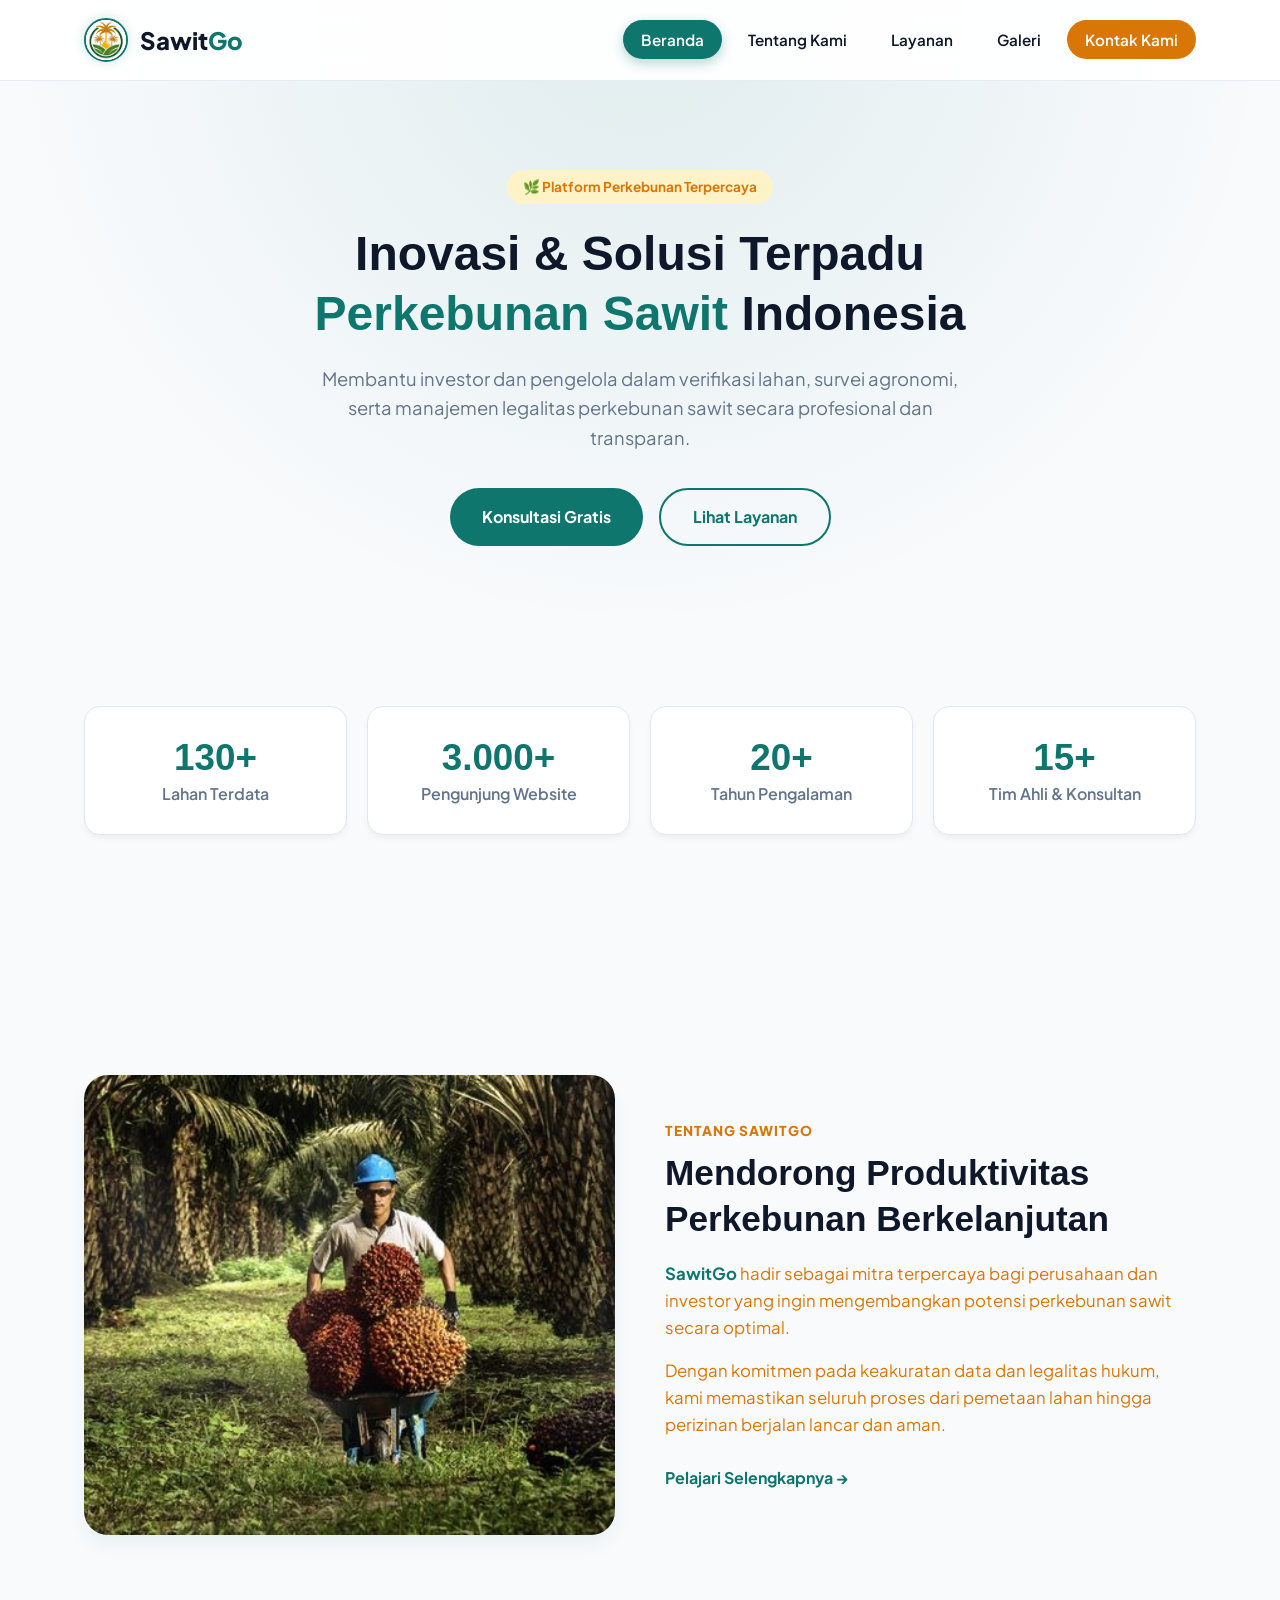
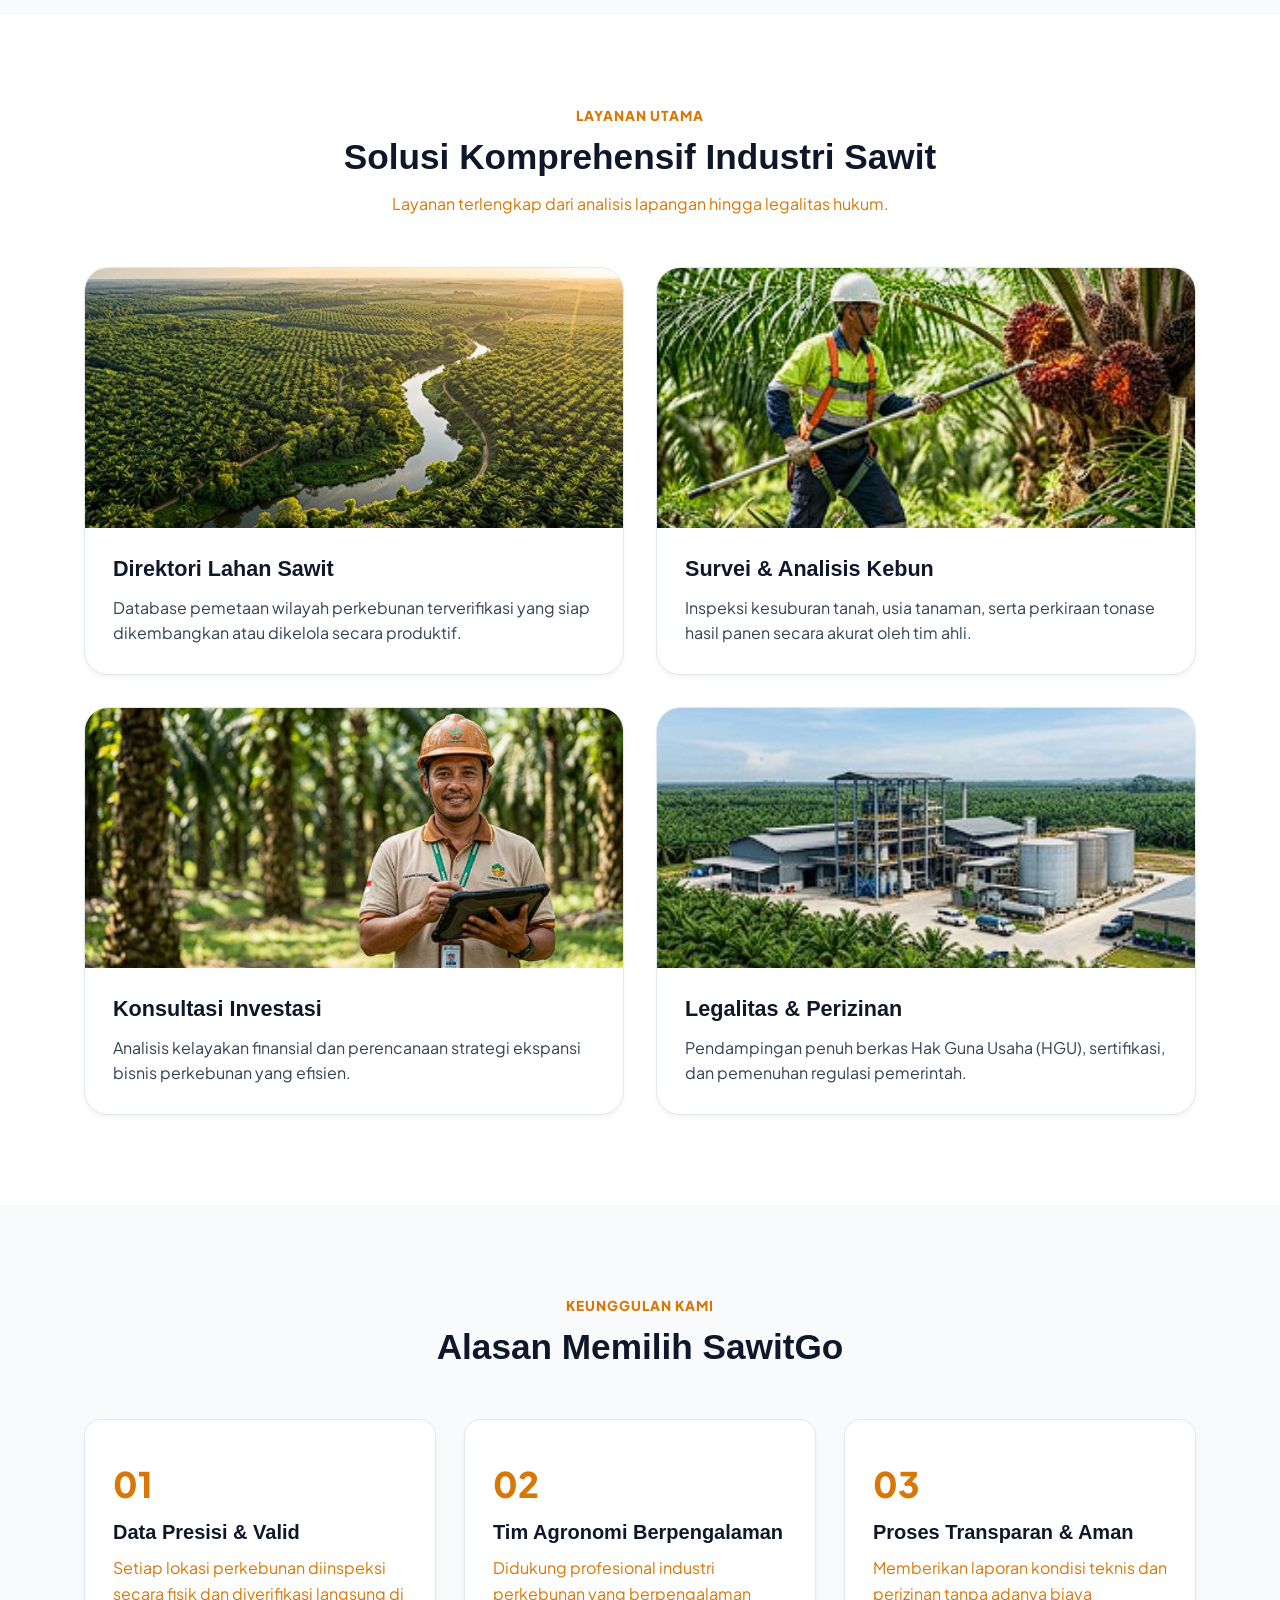
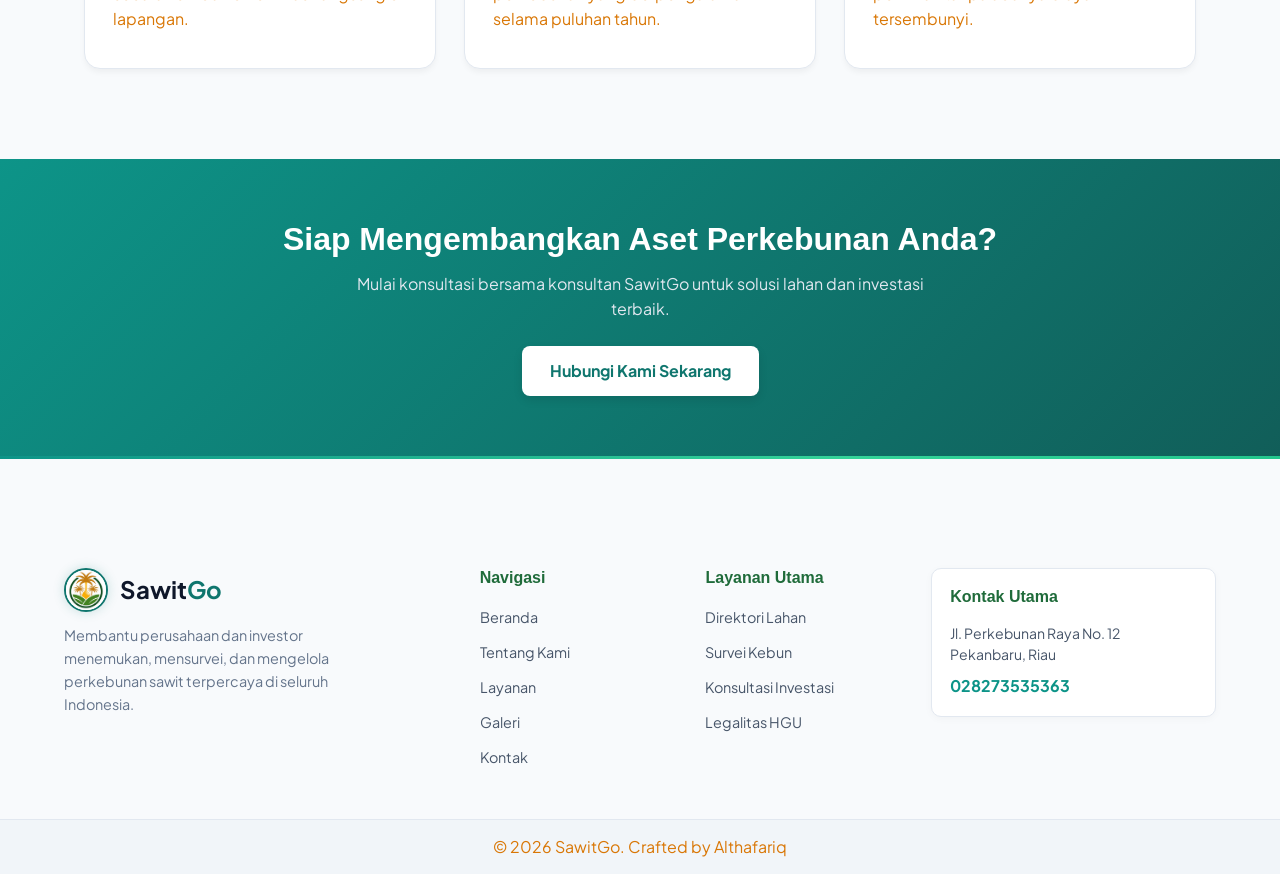
<file: index.html>
<!doctype html>
<html lang="id">
  <head>
    <meta charset="UTF-8" />
    <meta name="viewport" content="width=device-width, initial-scale=1.0" />
    <title>SawitGo - Solusi Perkebunan Sawit Modern</title>
    <link rel="stylesheet" href="Assets/css/Style.css" />
    <link rel="preconnect" href="https://fonts.googleapis.com" />
    <link rel="preconnect" href="https://fonts.gstatic.com" crossorigin />
    <link
      href="https://fonts.googleapis.com/css2?family=Plus+Jakarta+Sans:wght@400;500;600;700;800&display=swap"
      rel="stylesheet"
    />
  </head>
  <body>
    <!-- Navbar Modern (Melayang / Sticky Glassmorphism) -->
    <header class="main-header">
      <nav class="navbar container">
        <a href="index.html" class="brand">
          <div class="brand__logo-box">
            <img
              src="Assets/image/Sawit.jpeg"
              alt="Logo SawitGo"
              class="brand__logo"
            />
          </div>
          <span class="brand__title"
            >Sawit<span class="brand__highlight">Go</span></span
          >
        </a>

        <ul class="nav-menu">
          <li><a href="index.html" class="nav-link active">Beranda</a></li>
          <li><a href="about.html" class="nav-link">Tentang Kami</a></li>
          <li><a href="Layanan.html" class="nav-link">Layanan</a></li>
          <li><a href="Gallery.html" class="nav-link">Galeri</a></li>
          <li>
            <a href="Contact.html" class="nav-link nav-btn">Kontak Kami</a>
          </li>
        </ul>
      </nav>
    </header>

    <main>
      <!-- Hero Section -->
      <section class="hero-section">
        <div class="container hero-content">
          <span class="badge-pill">🌿 Platform Perkebunan Terpercaya</span>
          <h1>
            Inovasi &amp; Solusi Terpadu <span>Perkebunan Sawit</span> Indonesia
          </h1>
          <p>
            Membantu investor dan pengelola dalam verifikasi lahan, survei
            agronomi, serta manajemen legalitas perkebunan sawit secara
            profesional dan transparan.
          </p>

          <div class="hero-actions">
            <a href="Contact.html" class="btn btn-primary">Konsultasi Gratis</a>
            <a href="Layanan.html" class="btn btn-outline">Lihat Layanan</a>
          </div>
        </div>
      </section>

      <!-- Section Statistik -->
      <section class="stats-section">
        <div class="container stats-grid">
          <div class="stat-card">
            <h3>130+</h3>
            <p>Lahan Terdata</p>
          </div>
          <div class="stat-card">
            <h3>3.000+</h3>
            <p>Pengunjung Website</p>
          </div>
          <div class="stat-card">
            <h3>20+</h3>
            <p>Tahun Pengalaman</p>
          </div>
          <div class="stat-card">
            <h3>15+</h3>
            <p>Tim Ahli &amp; Konsultan</p>
          </div>
        </div>
      </section>

      <!-- Section Tentang Kami -->
      <section class="about-section">
        <div class="container about-grid">
          <div class="about-image-wrapper">
            <img
              src="Assets/image/petani.jpeg"
              alt="Petani Sawit"
              class="about-image"
            />
          </div>
          <div class="about-text">
            <span class="section-tag">TENTANG SAWITGO</span>
            <h2>Mendorong Produktivitas Perkebunan Berkelanjutan</h2>
            <p>
              <strong>SawitGo</strong> hadir sebagai mitra terpercaya bagi
              perusahaan dan investor yang ingin mengembangkan potensi
              perkebunan sawit secara optimal.
            </p>
            <p>
              Dengan komitmen pada keakuratan data dan legalitas hukum, kami
              memastikan seluruh proses dari pemetaan lahan hingga perizinan
              berjalan lancar dan aman.
            </p>
            <a href="about.html" class="link-arrow"
              >Pelajari Selengkapnya &rarr;</a
            >
          </div>
        </div>
      </section>

      <!-- Section Layanan (Tampilan 2 Atas - 2 Bawah dengan Foto Jelas) -->
      <section class="services-section">
        <div class="container">
          <div class="section-header text-center">
            <span class="section-tag">LAYANAN UTAMA</span>
            <h2>Solusi Komprehensif Industri Sawit</h2>
            <p>
              Layanan terlengkap dari analisis lapangan hingga legalitas hukum.
            </p>
          </div>

          <!-- Grid Layanan 2x2 (2 Atas, 2 Bawah) -->
          <div class="services-grid-2x2">
            <!-- Card 1 -->
            <div class="service-card">
              <div class="service-card__image-box">
                <img
                  src="Assets/image/indeximg1.jpeg"
                  alt="Direktori Lahan Sawit"
                />
              </div>
              <div class="service-card__body">
                <h3>Direktori Lahan Sawit</h3>
                <p>
                  Database pemetaan wilayah perkebunan terverifikasi yang siap
                  dikembangkan atau dikelola secara produktif.
                </p>
              </div>
            </div>

            <!-- Card 2 -->
            <div class="service-card">
              <div class="service-card__image-box">
                <img
                  src="Assets/image/indeximg2.jpeg"
                  alt="Survei & Analisis Kebun"
                />
              </div>
              <div class="service-card__body">
                <h3>Survei &amp; Analisis Kebun</h3>
                <p>
                  Inspeksi kesuburan tanah, usia tanaman, serta perkiraan tonase
                  hasil panen secara akurat oleh tim ahli.
                </p>
              </div>
            </div>

            <!-- Card 3 -->
            <div class="service-card">
              <div class="service-card__image-box">
                <img
                  src="Assets/image/indeximg3.jpeg"
                  alt="Konsultasi Investasi"
                />
              </div>
              <div class="service-card__body">
                <h3>Konsultasi Investasi</h3>
                <p>
                  Analisis kelayakan finansial dan perencanaan strategi ekspansi
                  bisnis perkebunan yang efisien.
                </p>
              </div>
            </div>

            <!-- Card 4 -->
            <div class="service-card">
              <div class="service-card__image-box">
                <img
                  src="Assets/image/indeximg4.jpeg"
                  alt="Legalitas & Perizinan"
                />
              </div>
              <div class="service-card__body">
                <h3>Legalitas &amp; Perizinan</h3>
                <p>
                  Pendampingan penuh berkas Hak Guna Usaha (HGU), sertifikasi,
                  dan pemenuhan regulasi pemerintah.
                </p>
              </div>
            </div>
          </div>
        </div>
      </section>

      <!-- Section Keunggulan -->
      <section class="features-section">
        <div class="container">
          <div class="section-header text-center">
            <span class="section-tag">KEUNGGULAN KAMI</span>
            <h2>Alasan Memilih SawitGo</h2>
          </div>

          <div class="features-grid">
            <div class="feature-box">
              <div class="feature-num">01</div>
              <h3>Data Presisi &amp; Valid</h3>
              <p>
                Setiap lokasi perkebunan diinspeksi secara fisik dan
                diverifikasi langsung di lapangan.
              </p>
            </div>

            <div class="feature-box">
              <div class="feature-num">02</div>
              <h3>Tim Agronomi Berpengalaman</h3>
              <p>
                Didukung profesional industri perkebunan yang berpengalaman
                selama puluhan tahun.
              </p>
            </div>

            <div class="feature-box">
              <div class="feature-num">03</div>
              <h3>Proses Transparan &amp; Aman</h3>
              <p>
                Memberikan laporan kondisi teknis dan perizinan tanpa adanya
                biaya tersembunyi.
              </p>
            </div>
          </div>
        </div>
      </section>

      <!-- Section CTA (Dibuat Kontras & Terang) -->
      <section class="cta-section">
        <div class="container text-center">
          <h2>Siap Mengembangkan Aset Perkebunan Anda?</h2>
          <p>
            Mulai konsultasi bersama konsultan SawitGo untuk solusi lahan dan
            investasi terbaik.
          </p>
          <a href="Contact.html" class="btn btn-cta">Hubungi Kami Sekarang</a>
        </div>
      </section>
    </main>

    <!-- Footer dengan Efek Aura -->
    <footer class="main-footer">
      <!-- Garis Animasi Aura -->
      <div class="footer-aura-line"></div>

      <div class="container footer-grid">
        <!-- Kolom 1: Brand / Profil Singkat -->
        <div class="footer-col">
          <a href="index.html" class="brand brand--footer">
            <div class="brand__logo-box">
              <img
                src="Assets/image/Sawit.jpeg"
                alt="Logo SawitGo"
                class="brand__logo"
              />
            </div>
            <span class="brand__title"
              >Sawit<span class="brand__highlight">Go</span></span
            >
          </a>
          <p class="footer-desc">
            Membantu perusahaan dan investor menemukan, mensurvei, dan mengelola
            perkebunan sawit terpercaya di seluruh Indonesia.
          </p>
        </div>

        <!-- Kolom 2: Navigasi Cepat -->
        <div class="footer-col">
          <h4 class="footer-title">Navigasi</h4>
          <ul class="footer-links">
            <li><a href="index.html">Beranda</a></li>
            <li><a href="about.html">Tentang Kami</a></li>
            <li><a href="Layanan.html">Layanan</a></li>
            <li><a href="Gallery.html">Galeri</a></li>
            <li><a href="Contact.html">Kontak</a></li>
          </ul>
        </div>

        <!-- Kolom 3: Layanan Utama -->
        <div class="footer-col">
          <h4 class="footer-title">Layanan Utama</h4>
          <ul class="footer-links">
            <li><a href="Layanan.html">Direktori Lahan</a></li>
            <li><a href="Layanan.html">Survei Kebun</a></li>
            <li><a href="Layanan.html">Konsultasi Investasi</a></li>
            <li><a href="Layanan.html">Legalitas HGU</a></li>
          </ul>
        </div>

        <!-- Kolom 4: Kartu Kontak -->
        <div class="footer-col">
          <div class="footer-contact-card">
            <h4 class="footer-title">Kontak Utama</h4>
            <p>Jl. Perkebunan Raya No. 12<br />Pekanbaru, Riau</p>
            <a href="tel:028273535363" class="footer-phone">028273535363</a>
          </div>
        </div>
      </div>

      <!-- Copyright Bottom Bar -->
      <div class="footer-bottom">
        <div class="container text-center">
          <p>&copy; 2026 SawitGo. Crafted by Althafariq</p>
        </div>
      </div>
    </footer>
  </body>
</html>
</file>
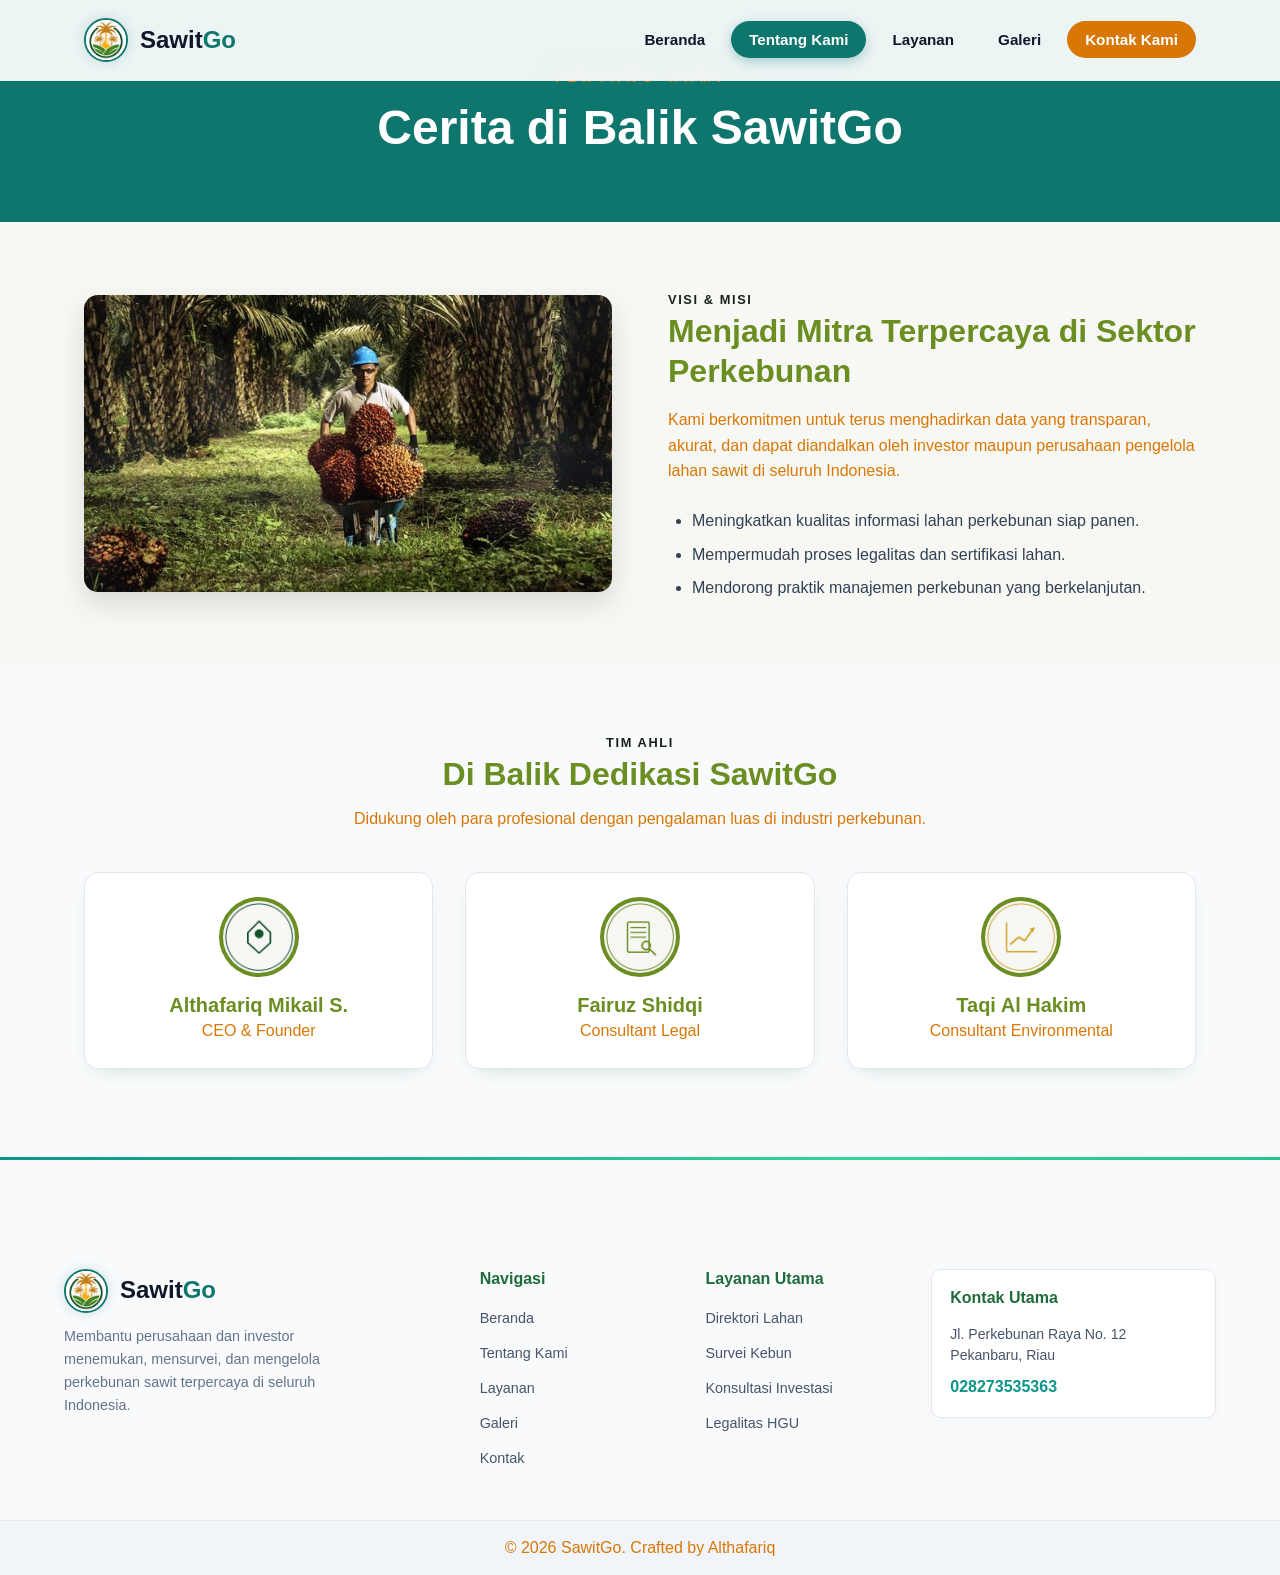
<file: about.html>
<!doctype html>
<html lang="id">
  <head>
    <meta charset="UTF-8" />
    <meta name="viewport" content="width=device-width, initial-scale=1.0" />
    <title>Tentang Kami - SawitGo</title>
    <link rel="stylesheet" href="Assets/css/Style.css" />
  </head>
  <body>
    <!-- Navbar Modern (Melayang / Sticky Glassmorphism) -->
    <header class="main-header">
      <nav class="navbar container">
        <a href="index.html" class="brand">
          <div class="brand__logo-box">
            <img
              src="Assets/image/Sawit.jpeg"
              alt="Logo SawitGo"
              class="brand__logo"
            />
          </div>
          <span class="brand__title"
            >Sawit<span class="brand__highlight">Go</span></span
          >
        </a>

        <ul class="nav-menu">
          <li><a href="index.html" class="nav-link">Beranda</a></li>
          <li><a href="about.html" class="nav-link active">Tentang Kami</a></li>
          <li><a href="Layanan.html" class="nav-link">Layanan</a></li>
          <li><a href="Gallery.html" class="nav-link">Galeri</a></li>
          <li>
            <a href="Contact.html" class="nav-link nav-btn">Kontak Kami</a>
          </li>
        </ul>
      </nav>
    </header>

    <main>
      <!-- Hero Banner Tentang Kami -->
      <section class="bg-primary" style="padding: 4rem 0">
        <div class="container" style="text-align: center">
          <span
            class="text-accent"
            style="
              text-transform: uppercase;
              letter-spacing: 0.5em;
              font-size: 0.8rem;
              font-weight: 700;
            "
            >Tentang Kami</span
          >
          <h1 style="color: white; margin-top: 0.5rem">
            Cerita di Balik SawitGo
          </h1>
        </div>
      </section>

      <!-- Section Visi & Misi -->
      <section class="bg-light" style="padding: 4rem 0">
        <div class="container grid-about">
          <div class="grid-about__text">
            <div
              class="section-title"
              style="text-align: left; margin: 0 0 1rem 0"
            >
              <span>Visi &amp; Misi</span>
              <h2>Menjadi Mitra Terpercaya di Sektor Perkebunan</h2>
            </div>
            <p>
              Kami berkomitmen untuk terus menghadirkan data yang transparan,
              akurat, dan dapat diandalkan oleh investor maupun perusahaan
              pengelola lahan sawit di seluruh Indonesia.
            </p>
            <ul
              style="margin-top: 1.5rem; list-style: disc; padding-left: 1.5rem"
            >
              <li style="margin-bottom: 0.5rem">
                Meningkatkan kualitas informasi lahan perkebunan siap panen.
              </li>
              <li style="margin-bottom: 0.5rem">
                Mempermudah proses legalitas dan sertifikasi lahan.
              </li>
              <li>
                Mendorong praktik manajemen perkebunan yang berkelanjutan.
              </li>
            </ul>
          </div>
          <div class="grid-about__image">
            <img
              src="Assets/image/petani.jpeg"
              alt="Visi Misi"
              style="border-radius: 14px; width: 100%; object-fit: cover"
            />
          </div>
        </div>
      </section>

      <!-- Section Tim Kami -->
      <section style="padding: 4rem 0">
        <div class="container">
          <div
            class="section-title"
            style="text-align: center; margin-bottom: 2.5rem"
          >
            <span>Tim Ahli</span>
            <h2>Di Balik Dedikasi SawitGo</h2>
            <p>
              Didukung oleh para profesional dengan pengalaman luas di industri
              perkebunan.
            </p>
          </div>
          <div
            class="flex-row"
            style="
              display: flex;
              gap: 2rem;
              justify-content: center;
              flex-wrap: wrap;
            "
          >
            <div
              class="card"
              style="
                text-align: center;
                flex: 1;
                min-width: 250px;
                padding: 1.5rem;
              "
            >
              <img
                src="Assets/image/logo1.jpeg"
                alt="Tim 1"
                style="
                  width: 80px;
                  height: 80px;
                  object-fit: cover;
                  margin: 0 auto 1rem auto;
                  padding: 0.25rem;
                  background: var(--secondary);
                  border-radius: 50%;
                "
              />
              <h3>Althafariq Mikail S.</h3>
              <p>CEO &amp; Founder</p>
            </div>
            <div
              class="card"
              style="
                text-align: center;
                flex: 1;
                min-width: 250px;
                padding: 1.5rem;
              "
            >
              <img
                src="Assets/image/logo2.jpeg"
                alt="Tim 2"
                style="
                  width: 80px;
                  height: 80px;
                  object-fit: cover;
                  margin: 0 auto 1rem auto;
                  padding: 0.25rem;
                  background: var(--secondary);
                  border-radius: 50%;
                "
              />
              <h3>Fairuz Shidqi</h3>
              <p>Consultant Legal</p>
            </div>
            <div
              class="card"
              style="
                text-align: center;
                flex: 1;
                min-width: 250px;
                padding: 1.5rem;
              "
            >
              <img
                src="Assets/image/logo3.jpeg"
                alt="Tim 3"
                style="
                  width: 80px;
                  height: 80px;
                  object-fit: cover;
                  margin: 0 auto 1rem auto;
                  padding: 0.25rem;
                  background: var(--secondary);
                  border-radius: 50%;
                "
              />
              <h3>Taqi Al Hakim</h3>
              <p>Consultant Environmental</p>
            </div>
          </div>
        </div>
      </section>
    </main>

    <!-- Footer Modern dengan Animasi Aura -->
    <footer class="main-footer">
      <div class="footer-aura-line"></div>

      <div class="container footer-grid">
        <!-- Kolom 1: Brand / Profil Singkat -->
        <div class="footer-col">
          <a href="index.html" class="brand brand--footer">
            <div class="brand__logo-box">
              <img
                src="Assets/image/Sawit.jpeg"
                alt="Logo SawitGo"
                class="brand__logo"
              />
            </div>
            <span class="brand__title"
              >Sawit<span class="brand__highlight">Go</span></span
            >
          </a>
          <p class="footer-desc">
            Membantu perusahaan dan investor menemukan, mensurvei, dan mengelola
            perkebunan sawit terpercaya di seluruh Indonesia.
          </p>
        </div>

        <!-- Kolom 2: Navigasi Cepat -->
        <div class="footer-col">
          <h4 class="footer-title">Navigasi</h4>
          <ul class="footer-links">
            <li><a href="index.html">Beranda</a></li>
            <li><a href="about.html">Tentang Kami</a></li>
            <li><a href="Layanan.html">Layanan</a></li>
            <li><a href="Gallery.html">Galeri</a></li>
            <li><a href="Contact.html">Kontak</a></li>
          </ul>
        </div>

        <!-- Kolom 3: Layanan Utama -->
        <div class="footer-col">
          <h4 class="footer-title">Layanan Utama</h4>
          <ul class="footer-links">
            <li><a href="Layanan.html">Direktori Lahan</a></li>
            <li><a href="Layanan.html">Survei Kebun</a></li>
            <li><a href="Layanan.html">Konsultasi Investasi</a></li>
            <li><a href="Layanan.html">Legalitas HGU</a></li>
          </ul>
        </div>

        <!-- Kolom 4: Kartu Kontak -->
        <div class="footer-col">
          <div class="footer-contact-card">
            <h4 class="footer-title">Kontak Utama</h4>
            <p>Jl. Perkebunan Raya No. 12<br />Pekanbaru, Riau</p>
            <a href="tel:028273535363" class="footer-phone">028273535363</a>
          </div>
        </div>
      </div>

      <!-- Copyright Bottom Bar -->
      <div class="footer-bottom">
        <div class="container text-center">
          <p>&copy; 2026 SawitGo. Crafted by Althafariq</p>
        </div>
      </div>
    </footer>
  </body>
</html>
</file>
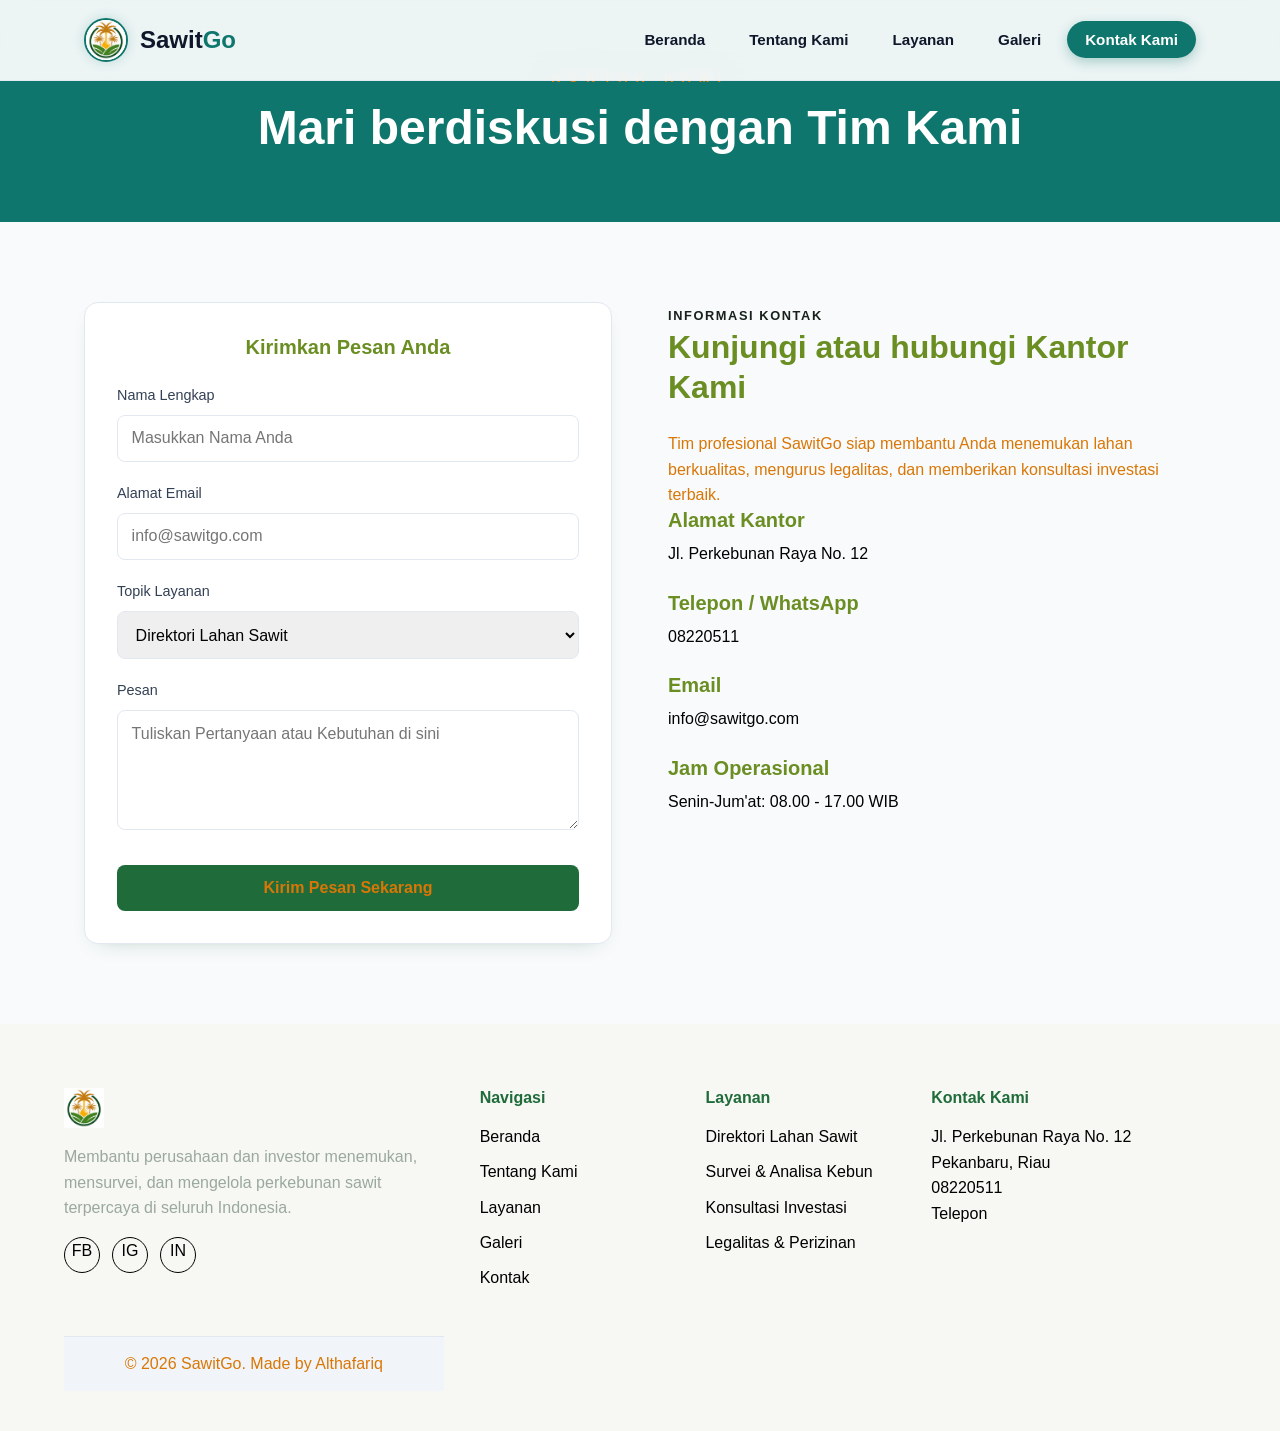
<file: Contact.html>
<!doctype html>
<html lang="id">
  <head>
    <meta charset="UTF-8" />
    <meta name="viewport" content="width=device-width, initial-scale=1.0" />
    <title>Kontak Kami - SawitGo</title>
    <link rel="stylesheet" href="Assets/css/Style.css" />
  </head>
  <body>
    <!-- Navbar Modern (Melayang / Sticky Glassmorphism) -->
    <header class="main-header">
      <nav class="navbar container">
        <a href="index.html" class="brand">
          <div class="brand__logo-box">
            <img
              src="Assets/image/Sawit.jpeg"
              alt="Logo SawitGo"
              class="brand__logo"
            />
          </div>
          <span class="brand__title"
            >Sawit<span class="brand__highlight">Go</span></span
          >
        </a>

        <ul class="nav-menu">
          <li><a href="index.html" class="nav-link">Beranda</a></li>
          <li><a href="about.html" class="nav-link">Tentang Kami</a></li>
          <li><a href="Layanan.html" class="nav-link">Layanan</a></li>
          <li><a href="Gallery.html" class="nav-link">Galeri</a></li>
          <li>
            <a href="Contact.html" class="nav-link nav-btn active"
              >Kontak Kami</a
            >
          </li>
        </ul>
      </nav>
    </header>

    <main>
      <!-- section hero kontak -->
      <section class="bg-primary" style="padding: 4rem 0">
        <div class="container" style="text-align: center">
          <span
            class="text-accent"
            style="
              text-transform: uppercase;
              letter-spacing: 0.5rem;
              font-weight: 700;
              font-size: 0.8rem;
            "
            >Kontak Kami</span
          >
          <h1 style="color: white; margin-top: 0.5rem">
            Mari berdiskusi dengan Tim Kami
          </h1>
        </div>
      </section>

      <!-- section untuk informasi dan form kontak -->
      <section>
        <div class="container grid-about" style="align-items: start">
          <!-- Kolom Informasi Kontak -->
          <div class="grid-about__text">
            <div
              class="section-title"
              style="text-align: left; margin: 0 0 1.5rem 0"
            >
              <span>Informasi Kontak</span>
              <h2>Kunjungi atau hubungi Kantor Kami</h2>
            </div>
            <p>
              Tim profesional SawitGo siap membantu Anda menemukan lahan
              berkualitas, mengurus legalitas, dan memberikan konsultasi
              investasi terbaik.
            </p>
            <div style="display: flex; flex-direction: column; gap: 1.5rem">
              <div>
                <h3 style="margin-bottom: 0.5rem">Alamat Kantor</h3>
                <p style="color: black">Jl. Perkebunan Raya No. 12</p>
              </div>
              <div>
                <h3 style="margin-bottom: 0.5rem">Telepon / WhatsApp</h3>
                <p style="color: black">08220511</p>
              </div>
              <div>
                <h3 style="margin-bottom: 0.5rem">Email</h3>
                <p style="color: black">info@sawitgo.com</p>
              </div>
              <div>
                <h3 style="margin-bottom: 0.5rem">Jam Operasional</h3>
                <p style="color: black">Senin-Jum'at: 08.00 - 17.00 WIB</p>
              </div>
            </div>
          </div>

          <!-- Kolom Formulir Kontak -->
          <div class="card" style="margin-bottom: 0">
            <h3 style="margin-bottom: 1.5rem; text-align: center">
              Kirimkan Pesan Anda
            </h3>
            <form
              action=""
              method="post"
              style="display: flex; flex-direction: column; gap: 1.25rem"
            >
              <div>
                <label
                  for="nama"
                  style="
                    display: block;
                    margin-bottom: 0.5rem;
                    font-weight: 500;
                    font-size: 0.9rem;
                  "
                  >Nama Lengkap</label
                >
                <input
                  type="text"
                  id="nama"
                  name="nama"
                  placeholder="Masukkan Nama Anda"
                  required
                  style="
                    width: 100%;
                    padding: 0.85rem;
                    border: 1px solid var(--border-color);
                    border-radius: 8px;
                    font-family: inherit;
                    font-size: 1rem;
                  "
                />
              </div>
              <div>
                <label
                  for="email"
                  style="
                    display: block;
                    margin-bottom: 0.5rem;
                    font-weight: 500;
                    font-size: 0.9rem;
                  "
                  >Alamat Email</label
                >
                <input
                  type="email"
                  id="email"
                  name="email"
                  placeholder="info@sawitgo.com"
                  required
                  style="
                    width: 100%;
                    padding: 0.85rem;
                    border: 1px solid var(--border-color);
                    border-radius: 8px;
                    font-family: inherit;
                    font-size: 1rem;
                  "
                />
              </div>
              <div>
                <label
                  for="layanan"
                  style="
                    display: block;
                    margin-bottom: 0.5rem;
                    font-weight: 500;
                    font-size: 0.9rem;
                  "
                  >Topik Layanan</label
                >
                <select
                  name="layanan"
                  id="layanan"
                  style="
                    width: 100%;
                    padding: 0.85rem;
                    border: 1px solid var(--border-color);
                    border-radius: 8px;
                    font-family: inherit;
                    font-size: 1rem;
                  "
                >
                  <option value="Direktori Lahan Sawit">
                    Direktori Lahan Sawit
                  </option>
                  <option value="Survei &amp; Analisis Kebun">
                    Survei &amp; Analisis Kebun
                  </option>
                  <option value="Konsultasi Investasi">
                    Konsultasi Investasi
                  </option>
                  <option value="Legalitas &amp; Perizinan">
                    Legalitas &amp; Perizinan
                  </option>
                  <option value="Lainnya">Lainnya</option>
                </select>
              </div>
              <div>
                <label
                  for="pesan"
                  style="
                    display: block;
                    margin-bottom: 0.5rem;
                    font-weight: 500;
                    font-size: 0.9rem;
                  "
                  >Pesan</label
                >
                <textarea
                  name="pesan"
                  id="pesan"
                  rows="5"
                  placeholder="Tuliskan Pertanyaan atau Kebutuhan di sini"
                  required
                  style="
                    width: 100%;
                    padding: 0.85rem;
                    border: 1px solid var(--border-color);
                    border-radius: 8px;
                    font-family: inherit;
                    font-size: 1rem;
                    resize: vertical;
                  "
                ></textarea>
              </div>
              <button
                type="submit"
                class="btn btn--primary"
                style="
                  width: 100%;
                  margin-top: 0.5rem;
                  text-align: center;
                  border-radius: 8px;
                "
              >
                Kirim Pesan Sekarang
              </button>
            </form>
          </div>
        </div>
      </section>
    </main>

    <footer class="footer">
      <div class="container footer-grid">
        <div>
          <img
            src="Assets/image/Sawit.jpeg"
            alt="Logo SawitGo"
            style="height: 2.5rem; margin-bottom: 1rem"
          />
          <p style="color: #9aa89f">
            Membantu perusahaan dan investor menemukan, mensurvei, dan mengelola
            perkebunan sawit terpercaya di seluruh Indonesia.
          </p>
          <div class="social-links" style="margin-top: 1rem">
            <a href="#" target="_blank" rel="noopener" aria-label="Facebook"
              >FB</a
            >
            <a href="#" target="_blank" rel="noopener" aria-label="Instagram"
              >IG</a
            >
            <a href="#" target="_blank" rel="noopener" aria-label="LinkedIn"
              >IN</a
            >
          </div>
        </div>
        <div>
          <h4>Navigasi</h4>
          <ul>
            <li><a href="index.html">Beranda</a></li>
            <li><a href="about.html">Tentang Kami</a></li>
            <li><a href="Layanan.html">Layanan</a></li>
            <li><a href="Gallery.html">Galeri</a></li>
            <li><a href="Contact.html">Kontak</a></li>
          </ul>
        </div>
        <div>
          <h4>Layanan</h4>
          <ul>
            <li><a href="Layanan.html">Direktori Lahan Sawit</a></li>
            <li><a href="Layanan.html">Survei &amp; Analisa Kebun</a></li>
            <li><a href="Layanan.html">Konsultasi Investasi</a></li>
            <li><a href="Layanan.html">Legalitas &amp; Perizinan</a></li>
          </ul>
        </div>
        <div>
          <h4>Kontak Kami</h4>
          <address style="font-style: normal">
            Jl. Perkebunan Raya No. 12<br />
            Pekanbaru, Riau<br />
            08220511<br />
            <a href="https://web.whatsapp.com/" target="_blank" rel="noopener"
              >Telepon</a
            >
          </address>
        </div>
        <div class="footer-bottom">
          <p>&copy; 2026 SawitGo. Made by Althafariq</p>
        </div>
      </div>
    </footer>
  </body>
</html>
</file>
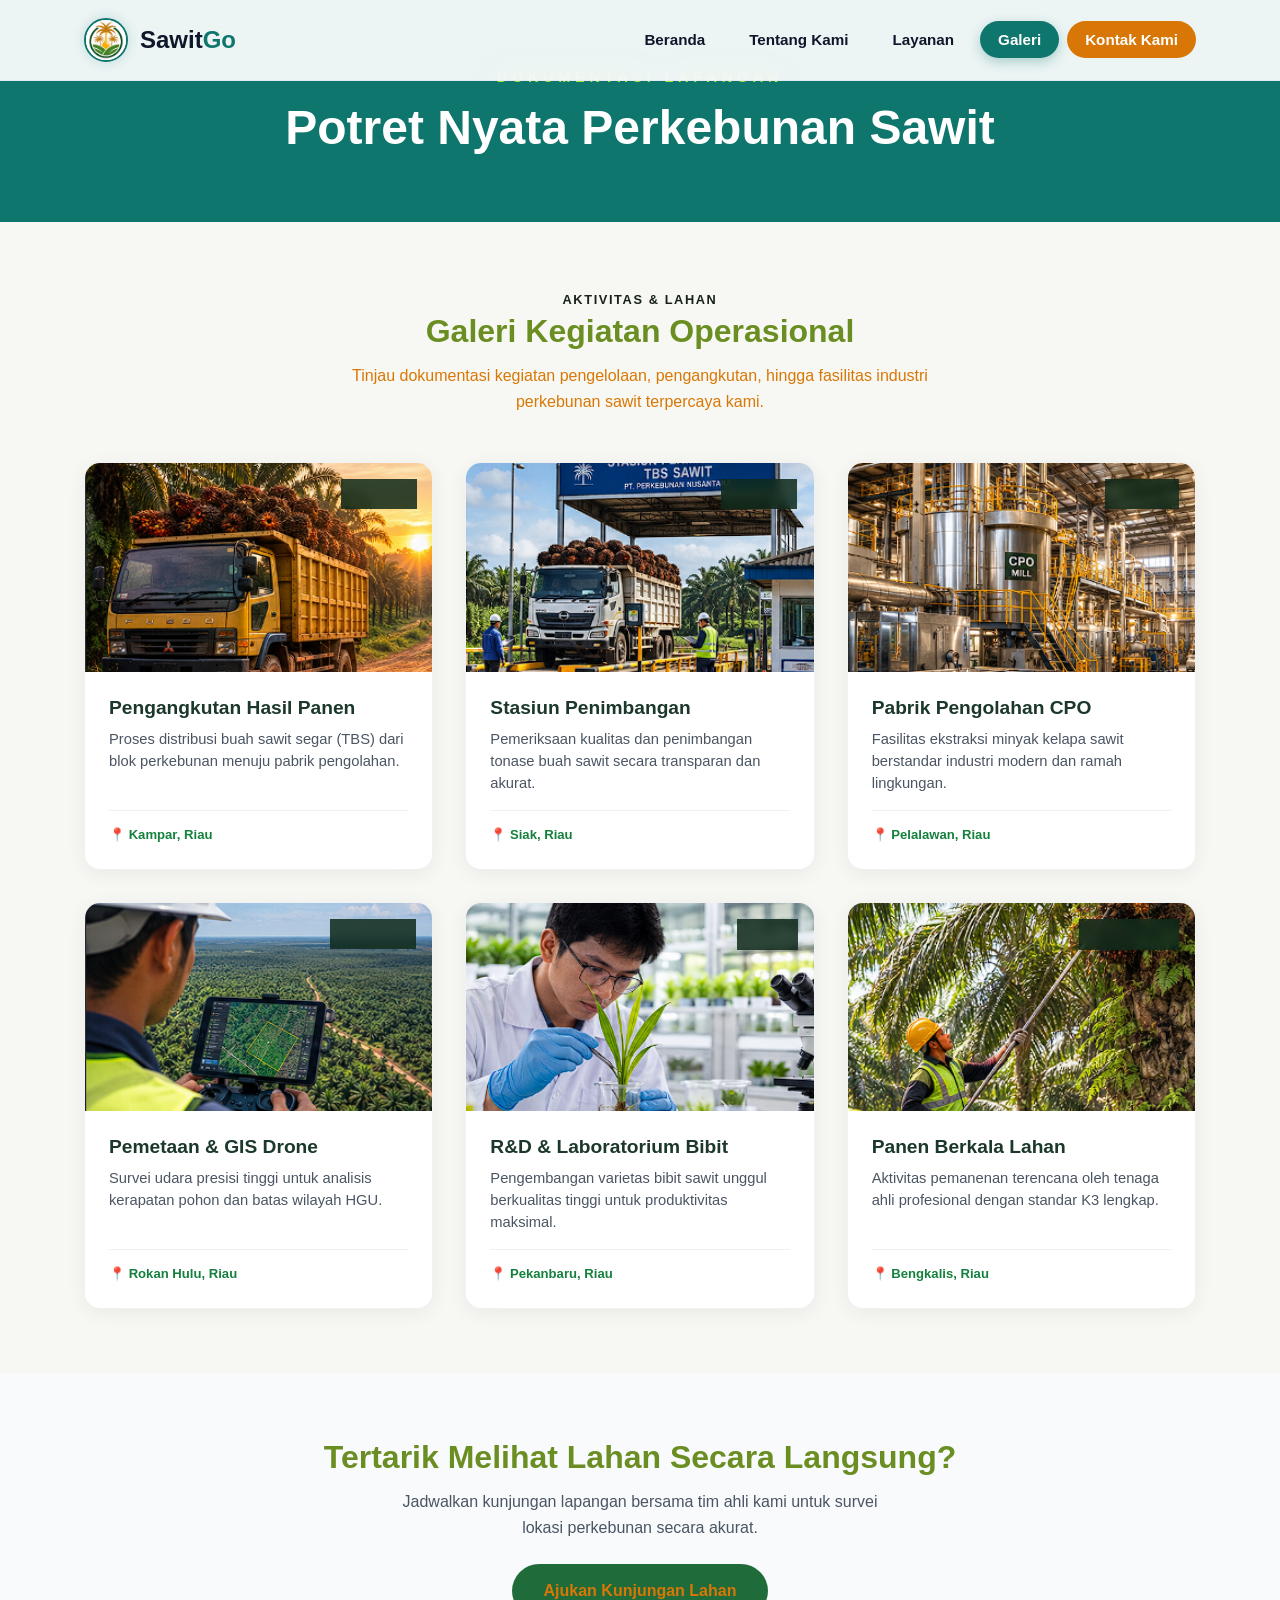
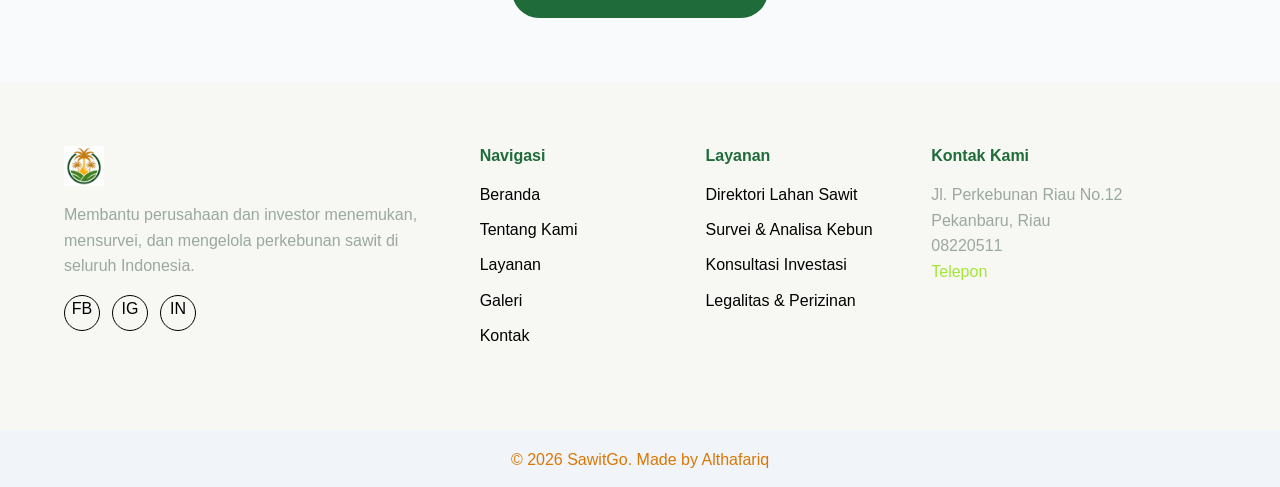
<file: Gallery.html>
<!doctype html>
<html lang="id">
  <head>
    <meta charset="UTF-8" />
    <meta name="viewport" content="width=device-width, initial-scale=1.0" />
    <title>Galeri - SawitGo</title>
    <link rel="stylesheet" href="Assets/css/Style.css" />
  </head>
  <body>
    <!-- Navbar Modern (Melayang / Sticky Glassmorphism) -->
    <header class="main-header">
      <nav class="navbar container">
        <a href="index.html" class="brand">
          <div class="brand__logo-box">
            <img
              src="Assets/image/Sawit.jpeg"
              alt="Logo SawitGo"
              class="brand__logo"
            />
          </div>
          <span class="brand__title"
            >Sawit<span class="brand__highlight">Go</span></span
          >
        </a>

        <ul class="nav-menu">
          <li><a href="index.html" class="nav-link">Beranda</a></li>
          <li><a href="about.html" class="nav-link">Tentang Kami</a></li>
          <li><a href="Layanan.html" class="nav-link">Layanan</a></li>
          <li><a href="Gallery.html" class="nav-link active">Galeri</a></li>
          <li>
            <a href="Contact.html" class="nav-link nav-btn">Kontak Kami</a>
          </li>
        </ul>
      </nav>
    </header>

    <main>
      <!-- Hero Section -->
      <section class="bg-primary" style="padding: 4rem 0">
        <div class="container" style="text-align: center">
          <span
            style="
              text-transform: uppercase;
              letter-spacing: 0.3rem;
              font-size: 0.9rem;
              font-weight: 700;
              color: #a3e635;
            "
            >Dokumentasi Lapangan</span
          >
          <h1 style="color: white; margin-top: 0.5rem">
            Potret Nyata Perkebunan Sawit
          </h1>
        </div>
      </section>

      <!-- Galeri Section -->
      <section class="bg-light" style="padding: 4rem 0">
        <div class="container">
          <div class="section-title">
            <span>Aktivitas &amp; Lahan</span>
            <h2>Galeri Kegiatan Operasional</h2>
            <p>
              Tinjau dokumentasi kegiatan pengelolaan, pengangkutan, hingga
              fasilitas industri perkebunan sawit terpercaya kami.
            </p>
          </div>

          <!-- Grid Galeri Modern -->
          <div class="gallery-grid">
            <!-- Kartu 1 -->
            <div class="gallery-card">
              <div class="gallery-card__img-wrapper">
                <img
                  src="Assets/image/gallery1.jpeg"
                  alt="Pengangkutan Hasil Panen"
                />
                <span class="gallery-card__badge">Logistik</span>
              </div>
              <div class="gallery-card__content">
                <h3>Pengangkutan Hasil Panen</h3>
                <p>
                  Proses distribusi buah sawit segar (TBS) dari blok perkebunan
                  menuju pabrik pengolahan.
                </p>
                <div class="gallery-card__meta">
                  <span>📍 Kampar, Riau</span>
                </div>
              </div>
            </div>

            <!-- Kartu 2 -->
            <div class="gallery-card">
              <div class="gallery-card__img-wrapper">
                <img
                  src="Assets/image/gallery2.jpeg"
                  alt="Stasiun Penimbangan"
                />
                <span class="gallery-card__badge">Kualitas</span>
              </div>
              <div class="gallery-card__content">
                <h3>Stasiun Penimbangan</h3>
                <p>
                  Pemeriksaan kualitas dan penimbangan tonase buah sawit secara
                  transparan dan akurat.
                </p>
                <div class="gallery-card__meta">
                  <span>📍 Siak, Riau</span>
                </div>
              </div>
            </div>

            <!-- Kartu 3 -->
            <div class="gallery-card">
              <div class="gallery-card__img-wrapper">
                <img
                  src="Assets/image/gallery3.jpeg"
                  alt="Pabrik Pengolahan CPO"
                />
                <span class="gallery-card__badge">Industri</span>
              </div>
              <div class="gallery-card__content">
                <h3>Pabrik Pengolahan CPO</h3>
                <p>
                  Fasilitas ekstraksi minyak kelapa sawit berstandar industri
                  modern dan ramah lingkungan.
                </p>
                <div class="gallery-card__meta">
                  <span>📍 Pelalawan, Riau</span>
                </div>
              </div>
            </div>

            <!-- Kartu 4 -->
            <div class="gallery-card">
              <div class="gallery-card__img-wrapper">
                <img
                  src="Assets/image/gallery4.jpeg"
                  alt="Pemetaan & GIS Drone"
                />
                <span class="gallery-card__badge">Teknologi</span>
              </div>
              <div class="gallery-card__content">
                <h3>Pemetaan &amp; GIS Drone</h3>
                <p>
                  Survei udara presisi tinggi untuk analisis kerapatan pohon dan
                  batas wilayah HGU.
                </p>
                <div class="gallery-card__meta">
                  <span>📍 Rokan Hulu, Riau</span>
                </div>
              </div>
            </div>

            <!-- Kartu 5 -->
            <div class="gallery-card">
              <div class="gallery-card__img-wrapper">
                <img
                  src="Assets/image/gallery5.jpeg"
                  alt="R&D Laboratorium Bibit"
                />
                <span class="gallery-card__badge">R &amp; D</span>
              </div>
              <div class="gallery-card__content">
                <h3>R&amp;D &amp; Laboratorium Bibit</h3>
                <p>
                  Pengembangan varietas bibit sawit unggul berkualitas tinggi
                  untuk produktivitas maksimal.
                </p>
                <div class="gallery-card__meta">
                  <span>📍 Pekanbaru, Riau</span>
                </div>
              </div>
            </div>

            <!-- Kartu 6 -->
            <div class="gallery-card">
              <div class="gallery-card__img-wrapper">
                <img
                  src="Assets/image/gallery6.jpeg"
                  alt="Panen Berkala Lahan"
                />
                <span class="gallery-card__badge">Operasional</span>
              </div>
              <div class="gallery-card__content">
                <h3>Panen Berkala Lahan</h3>
                <p>
                  Aktivitas pemanenan terencana oleh tenaga ahli profesional
                  dengan standar K3 lengkap.
                </p>
                <div class="gallery-card__meta">
                  <span>📍 Bengkalis, Riau</span>
                </div>
              </div>
            </div>
          </div>
        </div>
      </section>

      <!-- CTA Section -->
      <section style="padding: 4rem 0">
        <div class="container" style="text-align: center">
          <h2>Tertarik Melihat Lahan Secara Langsung?</h2>
          <p
            style="max-width: 520px; margin: 0.5rem auto 1.5rem; color: #4b5563"
          >
            Jadwalkan kunjungan lapangan bersama tim ahli kami untuk survei
            lokasi perkebunan secara akurat.
          </p>
          <a href="Contact.html" class="btn btn--primary"
            >Ajukan Kunjungan Lahan</a
          >
        </div>
      </section>
    </main>

    <footer class="footer">
      <div class="container footer-grid">
        <div>
          <img
            src="Assets/image/Sawit.jpeg"
            alt="SawitGo Logo"
            style="height: 2.5rem; margin-bottom: 1rem"
          />
          <p style="color: #9aa89f">
            Membantu perusahaan dan investor menemukan, mensurvei, dan mengelola
            perkebunan sawit di seluruh Indonesia.
          </p>
          <div class="social-links" style="margin-top: 1rem">
            <a href="#" target="_blank" rel="noopener">FB</a>
            <a href="#" target="_blank" rel="noopener">IG</a>
            <a href="#" target="_blank" rel="noopener">IN</a>
          </div>
        </div>

        <div>
          <h4>Navigasi</h4>
          <ul>
            <li><a href="index.html">Beranda</a></li>
            <li><a href="about.html">Tentang Kami</a></li>
            <li><a href="Layanan.html">Layanan</a></li>
            <li><a href="Gallery.html">Galeri</a></li>
            <li><a href="Contact.html">Kontak</a></li>
          </ul>
        </div>

        <div>
          <h4>Layanan</h4>
          <ul>
            <li><a href="Layanan.html">Direktori Lahan Sawit</a></li>
            <li><a href="Layanan.html">Survei &amp; Analisa Kebun</a></li>
            <li><a href="Layanan.html">Konsultasi Investasi</a></li>
            <li><a href="Layanan.html">Legalitas &amp; Perizinan</a></li>
          </ul>
        </div>

        <div>
          <h4>Kontak Kami</h4>
          <address style="font-style: normal; color: #9aa89f">
            Jl. Perkebunan Riau No.12<br />
            Pekanbaru, Riau<br />
            08220511<br />
            <a href="tel:08220511" style="color: #a3e635">Telepon</a>
          </address>
        </div>
      </div>

      <div
        class="footer-bottom"
        style="
          text-align: center;
          border-top: 1px solid rgba(255, 255, 255, 0.1);
          padding-top: 1rem;
          margin-top: 2rem;
        "
      >
        <p>&copy; 2026 SawitGo. Made by Althafariq</p>
      </div>
    </footer>
  </body>
</html>
</file>
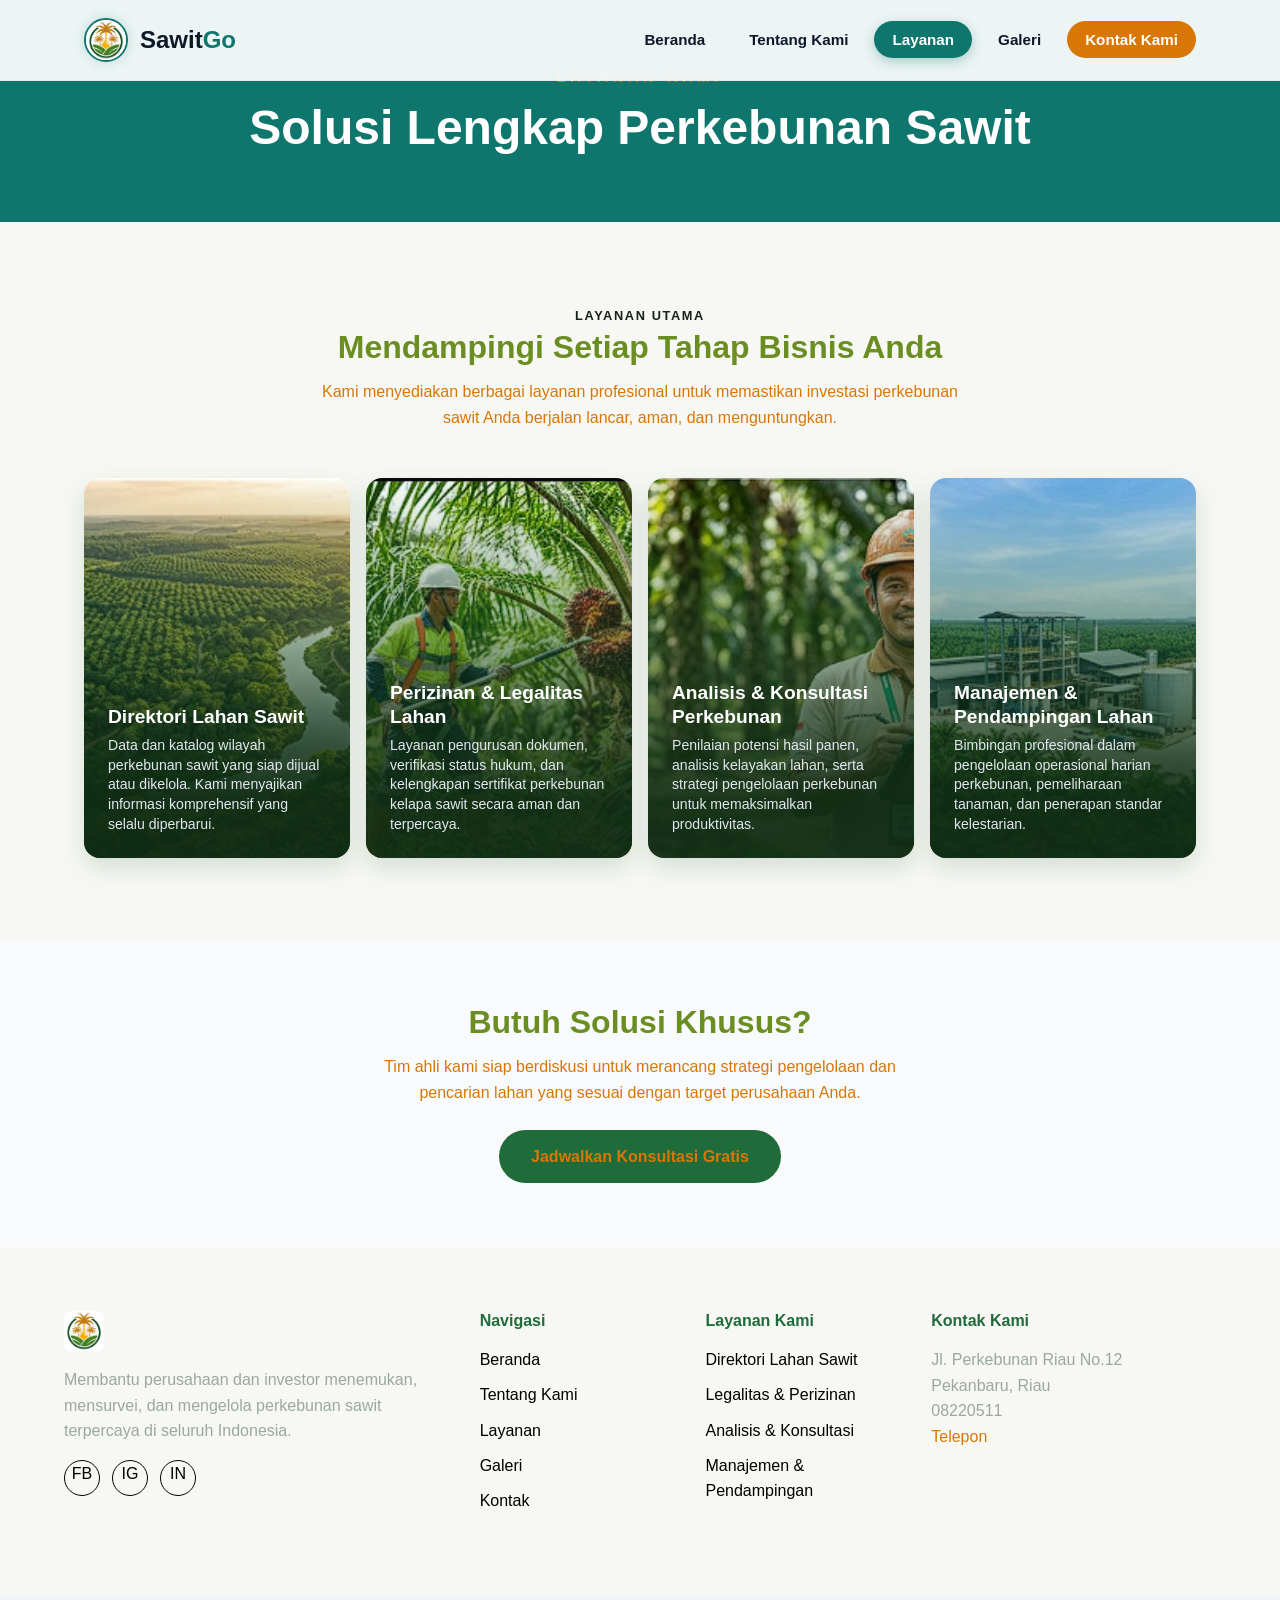
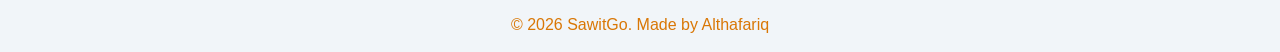
<file: Layanan.html>
<!doctype html>
<html lang="id">
  <head>
    <meta charset="UTF-8" />
    <meta name="viewport" content="width=device-width, initial-scale=1.0" />
    <title>Layanan - SawitGo</title>
    <link rel="stylesheet" href="Assets/css/Style.css" />
  </head>
  <body>
    <!-- Navbar Modern (Melayang / Sticky Glassmorphism) -->
    <header class="main-header">
      <nav class="navbar container">
        <a href="index.html" class="brand">
          <div class="brand__logo-box">
            <img
              src="Assets/image/Sawit.jpeg"
              alt="Logo SawitGo"
              class="brand__logo"
            />
          </div>
          <span class="brand__title"
            >Sawit<span class="brand__highlight">Go</span></span
          >
        </a>

        <ul class="nav-menu">
          <li><a href="index.html" class="nav-link">Beranda</a></li>
          <li><a href="about.html" class="nav-link">Tentang Kami</a></li>
          <li>
            <a href="Layanan.html" class="nav-link active">Layanan</a>
          </li>
          <li><a href="Gallery.html" class="nav-link">Galeri</a></li>
          <li>
            <a href="Contact.html" class="nav-link nav-btn">Kontak Kami</a>
          </li>
        </ul>
      </nav>
    </header>

    <main>
      <!-- Section Hero Layanan -->
      <section class="bg-primary" style="padding: 4rem 0">
        <div class="container" style="text-align: center">
          <span
            class="text-accent"
            style="
              text-transform: uppercase;
              letter-spacing: 0.3rem;
              font-size: 0.9rem;
              font-weight: 700;
              color: var(--accent);
            "
            >Layanan Kami</span
          >
          <h1 style="color: white; margin-top: 0.5rem">
            Solusi Lengkap Perkebunan Sawit
          </h1>
        </div>
      </section>

      <!-- Section Detail Layanan -->
      <section class="bg-light">
        <div class="container">
          <div class="section-title">
            <span>Layanan Utama</span>
            <h2>Mendampingi Setiap Tahap Bisnis Anda</h2>
            <p>
              Kami menyediakan berbagai layanan profesional untuk memastikan
              investasi perkebunan sawit Anda berjalan lancar, aman, dan
              menguntungkan.
            </p>
          </div>

          <!-- Wrapper Grid Kartu Layanan (Diberi ID agar Footer dapat merujuk langsung) -->
          <div class="grid-services">
            <div id="direktori-lahan" class="card card__services">
              <img
                src="Assets/image/indeximg1.jpeg"
                alt="Direktori Lahan Sawit"
                style="width: 64px; margin-bottom: 1rem"
              />
              <h3>Direktori Lahan Sawit</h3>
              <p>
                Data dan katalog wilayah perkebunan sawit yang siap dijual atau
                dikelola. Kami menyajikan informasi komprehensif yang selalu
                diperbarui.
              </p>
            </div>

            <div id="perizinan-legalitas" class="card card__services">
              <img
                src="Assets/image/indeximg2.jpeg"
                alt="Perizinan & Legalitas Lahan"
                style="width: 64px; margin-bottom: 1rem"
              />
              <h3>Perizinan &amp; Legalitas Lahan</h3>
              <p>
                Layanan pengurusan dokumen, verifikasi status hukum, dan
                kelengkapan sertifikat perkebunan kelapa sawit secara aman dan
                terpercaya.
              </p>
            </div>

            <div id="analisis-konsultasi" class="card card__services">
              <img
                src="Assets/image/indeximg3.jpeg"
                alt="Analisis & Konsultasi Perkebunan"
                style="width: 64px; margin-bottom: 1rem"
              />
              <h3>Analisis &amp; Konsultasi Perkebunan</h3>
              <p>
                Penilaian potensi hasil panen, analisis kelayakan lahan, serta
                strategi pengelolaan perkebunan untuk memaksimalkan
                produktivitas.
              </p>
            </div>

            <div id="manajemen-pendampingan" class="card card__services">
              <img
                src="Assets/image/indeximg4.jpeg"
                alt="Manajemen & Pendampingan Lahan"
                style="width: 64px; margin-bottom: 1rem"
              />
              <h3>Manajemen &amp; Pendampingan Lahan</h3>
              <p>
                Bimbingan profesional dalam pengelolaan operasional harian
                perkebunan, pemeliharaan tanaman, dan penerapan standar
                kelestarian.
              </p>
            </div>
          </div>
        </div>
      </section>

      <!-- Section Call to Action -->
      <section style="padding: 4rem 0">
        <div class="container" style="text-align: center">
          <h2>Butuh Solusi Khusus?</h2>
          <p style="max-width: 520px; margin: 0 auto 1.5rem">
            Tim ahli kami siap berdiskusi untuk merancang strategi pengelolaan
            dan pencarian lahan yang sesuai dengan target perusahaan Anda.
          </p>
          <a href="Contact.html" class="btn btn--primary"
            >Jadwalkan Konsultasi Gratis</a
          >
        </div>
      </section>
    </main>

    <!-- Footer -->
    <footer class="footer">
      <div class="container footer-grid">
        <div>
          <img
            src="Assets/image/Sawit.jpeg"
            alt="Logo SawitGo"
            style="height: 2.5rem; margin-bottom: 1rem; border-radius: 6px"
          />
          <p style="color: #9aa89f">
            Membantu perusahaan dan investor menemukan, mensurvei, dan mengelola
            perkebunan sawit terpercaya di seluruh Indonesia.
          </p>
          <div class="social-links" style="margin-top: 1rem">
            <a href="#" target="_blank" rel="noopener">FB</a>
            <a href="#" target="_blank" rel="noopener">IG</a>
            <a href="#" target="_blank" rel="noopener">IN</a>
          </div>
        </div>

        <div>
          <h4>Navigasi</h4>
          <ul>
            <li><a href="index.html">Beranda</a></li>
            <li><a href="about.html">Tentang Kami</a></li>
            <li><a href="Layanan.html">Layanan</a></li>
            <li><a href="Gallery.html">Galeri</a></li>
            <li><a href="Contact.html">Kontak</a></li>
          </ul>
        </div>

        <div>
          <h4>Layanan Kami</h4>
          <ul>
            <li>
              <a href="Layanan.html#direktori-lahan">Direktori Lahan Sawit</a>
            </li>
            <li>
              <a href="Layanan.html#perizinan-legalitas"
                >Legalitas &amp; Perizinan</a
              >
            </li>
            <li>
              <a href="Layanan.html#analisis-konsultasi"
                >Analisis &amp; Konsultasi</a
              >
            </li>
            <li>
              <a href="Layanan.html#manajemen-pendampingan"
                >Manajemen &amp; Pendampingan</a
              >
            </li>
          </ul>
        </div>

        <div>
          <h4>Kontak Kami</h4>
          <address style="font-style: normal; color: #9aa89f">
            Jl. Perkebunan Riau No.12<br />
            Pekanbaru, Riau<br />
            08220511<br />
            <a href="tel:08220511" style="color: var(--accent, #a3e635)"
              >Telepon</a
            >
          </address>
        </div>
      </div>

      <div
        class="footer-bottom"
        style="
          text-align: center;
          border-top: 1px solid rgba(255, 255, 255, 0.1);
          padding-top: 1rem;
          margin-top: 2rem;
        "
      >
        <p>&copy; 2026 SawitGo. Made by Althafariq</p>
      </div>
    </footer>
  </body>
</html>
</file>
<file: Assets/css/Style.css>
/* Universal selector (*) -> menimpa elemen sekaligus */
* {
  margin: 0;
  padding: 0;
  box-sizing: border-box; /* border & padding ikut dihitung ke dalam width/height */
}

/* Element selector -> menarget tag HTML langsung, tanpa class/id */

html {
  scroll-behavior: smooth; /* biar klik link #id di navbar geser halus */
}

body {
  font-family: "Inter", "Segoe UI", Arial, sans-serif;
  color: #1e293b;
  line-height: 1.6;
  background-color: #ffffff;
}

img {
  max-width: 100%;
  display: block; /* img default-nya inline, ini contoh kecil dari materi #Display */
}

a {
  text-decoration: none;
  color: inherit;
}

ul,
ol {
  list-style: none; /* biar bisa kita styling manual bullet-nya sendiri */
}

button {
  font-family: inherit;
  cursor: pointer;
  border: none;
}

/* =====================================================================
   2. VARIABEL WARNA (custom property, bonus di luar materi wajib)
   Dipakai berulang lewat var(--nama) supaya konsisten satu website.
   ===================================================================== */

:root {
  --primary: #14532d;
  --primary-light: #1f6b3a;

  --secondary: #6b8e23;
  --accent: #d4a72c;

  --light-bg: #f7f8f3;
  --gray-text: #59635b;
  --dark-text: #17221a;

  --border-color: #dde4dc;
  --white: #ffffff;
}

.bg-secondary {
  background-color: var(--secondary);
}

/* Layout dasar */
.container {
  width: 100%;
  max-width: 1140px;
  margin: 0 auto;
  padding: 0 1.25rem;
}

section {
  padding: 5rem 0;
}

/* Navbar */
header {
  position: sticky;
  top: 0;
  left: 0;
  width: 100%;
  z-index: 100;
}

.navbar__inner {
  display: flex;
  align-items: center;
  justify-content: space-between;
  padding: 1rem 1.25rem;
  background: var(--primary-light);
}

.navbar__logo img {
  height: 2.75rem;
  width: auto;
}

.navbar__menu {
  display: flex;
  flex-direction: row;
  flex-wrap: wrap;
  justify-content: center;
  gap: 1rem 1.75rem;
}

.navbar__menu a {
  color: #ffffff;
  font-weight: 500;
  font-size: 0.95rem;
  padding-bottom: 0.25rem;
  border-bottom: 2px solid transparent;
  transition:
    border-color 0.2s ease,
    color 0.2s ease;
}

/* Section Hero */

.hero {
  background-image:
    linear-gradient(rgba(3, 14, 25, 0.75), rgba(18, 42, 66, 0.85)),
    url("../image/petani.jpeg");
  background-size: cover;
  background-repeat: no-repeat;
  color: #ffffff;
}

.hero__inner {
  display: flex;
  flex-direction: column;
  align-items: flex-start;
  justify-content: center;
  min-height: 80vh;
  gap: 1.5rem;
  text-align: left;
}

/* Tipografi */
h1,
h2,
h3,
h4 {
  font-family: "Poppins", "Segoe UI", Arial, sans-serif;
  font-weight: 600;
  line-height: 1.25;
  color: var(--secondary);
}

h1 {
  font-size: 2.75rem;
}

h2 {
  font-size: 2rem;
  margin-bottom: 0.75rem;
}

h3 {
  font-size: 1.25rem;
}

p {
  font-size: 1rem;
  color: var(--accent);
}

strong {
  color: var(--primary);
}
em {
  color: var(--primary-light);
  font-style: italic;
}

.btn-group {
  display: flex;
  flex-direction: row;
  gap: 1rem;
  flex-wrap: wrap;
}
.btn {
  display: inline-block;
  padding: 0.85rem 1.75rem;
  font-weight: 600;
  font-size: 0.95rem;
}

.btn--primary {
  background: var(--primary-light);
  color: var(--accent);
}

.btn--outline {
  background: var(--secondary);
  color: #ffffff;
}

/* section statistik */
.stats {
  display: flex;
  justify-content: space-between;
  align-items: center;
  flex-wrap: wrap;
  gap: 2rem;
  text-align: center;
}

.stats__item strong {
  display: block;
  font-size: 2.25rem;
  color: var(--secondary);
}

/* section tentang */

.bg-light {
  background-color: var(--light-bg);
}

.grid-about {
  display: grid;
  grid-template-columns: 1fr 1fr;
  grid-template-areas: "gambar teks";
  gap: 3.5rem;
  align-items: center;
}

.grid-about__image {
  grid-area: gambar;
}

.grid-about__text {
  grid-area: teks;
}

.section-title {
  text-align: center;
  max-width: 640px;
  margin: 0 auto 3rem auto;
}

.section-title span {
  text-transform: uppercase;
  letter-spacing: 0.1rem;
  font-size: 0.8rem;
  font-weight: 700;
  color: var(--dark-text);
}

.grid-services {
  display: grid;
  grid-template-columns: repeat(auto-fit, minmax(240px, 1fr));
  gap: 1rem;
}

.card {
  width: 100%;
  padding: 2rem;
  margin-bottom: 1.5rem;
  border: 1px solid var(--border-color);
  border-radius: 14px;
  background: #ffffff;
  box-shadow: 0 8px 20px -14px rgba(20, 83, 45, 0.35);
}

.card__services {
  position: relative;
  overflow: hidden;
}

.flex-row {
  display: flex;
  flex-direction: row;
  flex-wrap: wrap;
  justify-content: center;
  align-items: stretch;
  gap: 1.5rem;
}

.flex-row > * {
  flex: 1 1 260px;
}

.btn--dark {
  background: var(--secondary);
  color: #ffffff;
}
/* Footer */

.footer {
  background: var(--light-bg);
  color: #000000;
}

.footer-grid {
  display: grid;
  grid-template-columns: 1fr;
  gap: 2.5rem;
  padding: 4rem 0 2rem 0;
}

.footer-grid h4 {
  color: #1f6b3a;
  margin-bottom: 1rem;
  font-size: 1rem;
}

.footer-grid ul li {
  margin-bottom: 0.6rem;
}

.footer-grid ul li a:hover {
  color: #d4a72c;
}

.footer-bottom {
  border-top: 1px solid rgba(4, 4, 4, 0.25);
  padding: 1.25rem 0;
  text-align: center;
  font-size: 0.85rem;
}

.social-links {
  display: flex;
  gap: 0.75rem;
}

.social-links a {
  width: 2.25rem;
  height: 2.25rem;
  border-radius: 50%;
  border: 1px solid;
  text-align: center;
  justify-content: center;
  display: flex;
}

.bg-primary {
  background-color: var(--primary);
}

.text-accent {
  color: var(--accent);
}

@media (min-width: 768px) {
  h1 {
    font-size: 3rem;
  }

  .grid-about {
    grid-template-columns: 1fr 1fr;
    grid-template-areas: "gambar teks";
  }

  .footer-grid {
    grid-template-columns: repeat(2, 1fr);
  }
}

@media (min-width: 992px) {
  .navbar__menu {
    flex-wrap: nowrap;
  }

  .footer-grid {
    grid-template-columns: repeat(4, 1fr);
  }
}

/* =====================================================================
   TAMBAHAN POLISH VISUAL (TANPA MENGUBAH / MENGAPUS KODE ATAS)
   ===================================================================== */

/* 1. Ubah Card Layanan Jadi Kartu Gambar Modern */
.card__services {
  min-height: 380px;
  display: flex;
  flex-direction: column;
  justify-content: flex-end;
  padding: 1.5rem !important;
  margin-bottom: 0;
  border: none;
  border-radius: 16px;
  box-shadow: 0 10px 25px rgba(20, 83, 45, 0.15);
  transition:
    transform 0.3s ease,
    box-shadow 0.3s ease;
}

.card__services:hover {
  transform: translateY(-6px);
  box-shadow: 0 18px 35px rgba(20, 83, 45, 0.25);
}

/* Membuat tag img mengisi background kartu secara otomatis */
.card__services img {
  position: absolute;
  top: 0;
  left: 0;
  width: 100% !important;
  height: 100% !important;
  object-fit: cover;
  margin-bottom: 0 !important;
  z-index: 1;
  transition: transform 0.4s ease;
}

.card__services:hover img {
  transform: scale(1.05);
}

/* Overlay gelap melengkung di bawah teks supaya tulisan kontras dan jelas */
.card__services::after {
  content: "";
  position: absolute;
  inset: 0;
  background: linear-gradient(
    to top,
    rgba(15, 45, 20, 0.95) 15%,
    rgba(20, 83, 45, 0.4) 60%,
    transparent 100%
  );
  z-index: 2;
}

/* Naikkan teks di atas layer overlay */
.card__services h3,
.card__services p {
  position: relative;
  z-index: 3;
}

.card__services h3 {
  color: #ffffff !important;
  font-size: 1.2rem;
  margin-bottom: 0.4rem;
}

.card__services p {
  color: #e2e8f0 !important;
  font-size: 0.88rem;
  line-height: 1.4;
}

/* 2. Styling Gambar "Tentang Kami" Bikin Efek Rounded & Shadow */
.grid-about__image img {
  border-radius: 16px;
  box-shadow: 0 12px 28px rgba(0, 0, 0, 0.12);
  object-fit: cover;
}

/* 3. Sentuhan Hover Efek Pada Tombol dan Card */
.btn {
  border-radius: 8px;
  transition: all 0.25s ease;
}

.btn:hover {
  transform: translateY(-2px);
  filter: brightness(1.1);
}

.flex-row .card {
  transition:
    transform 0.3s ease,
    box-shadow 0.3s ease;
}

.flex-row .card:hover {
  transform: translateY(-4px);
  box-shadow: 0 12px 24px rgba(20, 83, 45, 0.12);
}

/* Tambahan buat Gallery Html */
/* ==========================================
   STYLE GALERI MODERN
   ========================================== */
.gallery-grid {
  display: grid;
  grid-template-columns: repeat(auto-fit, minmax(320px, 1fr));
  gap: 2rem;
  margin-top: 2.5rem;
}

.gallery-card {
  background: #ffffff;
  border-radius: 16px;
  overflow: hidden;
  box-shadow: 0 4px 20px rgba(0, 0, 0, 0.06);
  transition:
    transform 0.3s ease,
    box-shadow 0.3s ease;
  display: flex;
  flex-direction: column;
  border: 1px solid rgba(0, 0, 0, 0.05);
}

.gallery-card:hover {
  transform: translateY(-8px);
  box-shadow: 0 12px 30px rgba(0, 0, 0, 0.12);
}

.gallery-card__img-wrapper {
  position: relative;
  width: 100%;
  padding-top: 60%; /* Aspect Ratio ~16:9 */
  overflow: hidden;
}

.gallery-card__img-wrapper img {
  position: absolute;
  top: 0;
  left: 0;
  width: 100%;
  height: 100%;
  object-fit: cover;
  transition: transform 0.5s ease;
}

.gallery-card:hover .gallery-card__img-wrapper img {
  transform: scale(1.06);
}

.gallery-card__badge {
  position: absolute;
  top: 1rem;
  right: 1rem;
  background: rgba(15, 42, 27, 0.85);
  backdrop-filter: blur(4px);
  color: #a3e635; /* Warna aksen/lime */
  padding: 0.35rem 0.8rem;
  border-radius: 20px;
  font-size: 0.75rem;
  font-weight: 600;
  letter-spacing: 0.5px;
}

.gallery-card__content {
  padding: 1.5rem;
  display: flex;
  flex-direction: column;
  flex-grow: 1;
}

.gallery-card__content h3 {
  font-size: 1.2rem;
  color: #1b382b;
  margin-bottom: 0.5rem;
  font-weight: 700;
}

.gallery-card__content p {
  font-size: 0.92rem;
  color: #4b5563;
  line-height: 1.5;
  margin-bottom: 1rem;
  flex-grow: 1;
}

.gallery-card__meta {
  display: flex;
  align-items: center;
  gap: 0.4rem;
  font-size: 0.82rem;
  color: #15803d;
  font-weight: 600;
  border-top: 1px solid #f0f0f0;
  padding-top: 0.8rem;
}

/* ==========================================================================
   COLOR PALETTE & VARIABLES (Forest Emerald & Warm Gold)
   ========================================================================== */
:root {
  --primary: #0f766e; /* Deep Teal / Emerald */
  --primary-dark: #115e59; /* Dark Emerald */
  --accent: #d97706; /* Warm Amber / Gold */
  --accent-light: #fef3c7; /* Light Gold Tint */
  --bg-main: #f8fafc; /* Soft Off-White Background */
  --bg-card: #ffffff;
  --text-dark: #0f172a;
  --text-body: #334155;
  --text-muted: #64748b;
  --border-color: #e2e8f0;

  --radius-sm: 8px;
  --radius-md: 16px;
  --radius-lg: 24px;

  --shadow-sm: 0 4px 6px -1px rgba(0, 0, 0, 0.05);
  --shadow-md: 0 10px 20px -3px rgba(15, 118, 110, 0.08);
  --shadow-hover: 0 20px 30px -5px rgba(15, 118, 110, 0.18);

  --transition: all 0.3s ease;
}

* {
  margin: 0;
  padding: 0;
  box-sizing: border-box;
}

body {
  font-family: "Plus Jakarta Sans", sans-serif;
  background-color: var(--bg-main);
  color: var(--text-body);
  line-height: 1.6;
}

.container {
  width: 90%;
  max-width: 1200px;
  margin: 0 auto;
}

/* ==========================================================================
   HEADER & STICKY NAVBAR
   ========================================================================== */
.main-header {
  position: fixed;
  top: 0;
  left: 0;
  width: 100%;
  z-index: 1000;
  background: rgba(255, 255, 255, 0.92);
  backdrop-filter: blur(12px);
  -webkit-backdrop-filter: blur(12px);
  border-bottom: 1px solid rgba(226, 232, 240, 0.8);
}

.navbar {
  display: flex;
  justify-content: space-between;
  align-items: center;
  height: 80px;
}

.brand {
  display: flex;
  align-items: center;
  gap: 12px;
  text-decoration: none;
}

.brand__logo-box {
  width: 44px;
  height: 44px;
  border-radius: 50%;
  overflow: hidden;
  border: 2px solid var(--primary);
  box-shadow: 0 0 12px rgba(15, 118, 110, 0.2);
}

.brand__logo {
  width: 100%;
  height: 100%;
  object-fit: cover;
}

.brand__title {
  font-size: 1.5rem;
  font-weight: 800;
  color: var(--text-dark);
}

.brand__highlight {
  color: var(--primary);
}

.nav-menu {
  display: flex;
  align-items: center;
  gap: 8px;
  list-style: none;
}

.nav-link {
  text-decoration: none;
  color: var(--text-dark);
  font-weight: 600;
  font-size: 0.95rem;
  padding: 10px 18px;
  border-radius: 99px;
  transition: var(--transition);
}

.nav-link:hover {
  color: var(--primary);
  background-color: rgba(15, 118, 110, 0.08);
}

.nav-link.active {
  background-color: var(--primary);
  color: #ffffff;
  box-shadow: 0 4px 12px rgba(15, 118, 110, 0.3);
}

.nav-btn {
  background-color: var(--accent);
  color: #ffffff !important;
}

.nav-btn:hover {
  background-color: #b45309;
}

/* ==========================================================================
   HERO SECTION
   ========================================================================== */
.hero-section {
  padding-top: 170px;
  padding-bottom: 80px;
  background: radial-gradient(
    circle at 50% 0%,
    rgba(15, 118, 110, 0.1),
    transparent 70%
  );
  text-align: center;
}

.badge-pill {
  display: inline-block;
  padding: 6px 16px;
  background-color: var(--accent-light);
  color: var(--accent);
  font-weight: 700;
  font-size: 0.85rem;
  border-radius: 99px;
  margin-bottom: 20px;
}

.hero-content h1 {
  font-size: 3rem;
  font-weight: 800;
  color: var(--text-dark);
  line-height: 1.25;
  max-width: 850px;
  margin: 0 auto 20px;
}

.hero-content h1 span {
  color: var(--primary);
}

.hero-content p {
  font-size: 1.15rem;
  color: var(--text-muted);
  max-width: 680px;
  margin: 0 auto 36px;
}

.hero-actions {
  display: flex;
  justify-content: center;
  gap: 16px;
}

.btn {
  display: inline-flex;
  align-items: center;
  justify-content: center;
  padding: 14px 32px;
  border-radius: 99px;
  font-weight: 700;
  text-decoration: none;
  font-size: 1rem;
  transition: var(--transition);
}

.btn-primary {
  background-color: var(--primary);
  color: #ffffff;
}

.btn-primary:hover {
  background-color: var(--primary-dark);
  transform: translateY(-2px);
  box-shadow: var(--shadow-hover);
}

.btn-outline {
  border: 2px solid var(--primary);
  color: var(--primary);
}

.btn-outline:hover {
  background-color: var(--primary);
  color: #ffffff;
}

.btn-large {
  padding: 18px 40px;
  font-size: 1.1rem;
}

/* ==========================================================================
   STATISTIK
   ========================================================================== */
.stats-section {
  margin-bottom: 80px;
}

.stats-grid {
  display: grid;
  grid-template-columns: repeat(auto-fit, minmax(200px, 1fr));
  gap: 20px;
}

.stat-card {
  background: var(--bg-card);
  padding: 28px 20px;
  border-radius: var(--radius-md);
  text-align: center;
  box-shadow: var(--shadow-sm);
  border: 1px solid var(--border-color);
}

.stat-card h3 {
  font-size: 2.3rem;
  font-weight: 800;
  color: var(--primary);
}

.stat-card p {
  font-weight: 600;
  color: var(--text-muted);
}

/* ==========================================================================
   SECTION TENTANG KAMI
   ========================================================================== */
.about-section {
  padding: 80px 0;
}

.about-grid {
  display: grid;
  grid-template-columns: 1fr 1fr;
  gap: 50px;
  align-items: center;
}

.about-image-wrapper {
  width: 100%;
  height: 460px;
  border-radius: var(--radius-lg);
  overflow: hidden;
  box-shadow: var(--shadow-md);
}

.about-image {
  width: 100%;
  height: 100%;
  object-fit: cover;
  object-position: top center;
  transition: var(--transition);
}

.about-image-wrapper:hover .about-image {
  transform: scale(1.03);
}

.section-tag {
  color: var(--accent);
  font-weight: 800;
  font-size: 0.85rem;
  letter-spacing: 1px;
  display: block;
  margin-bottom: 8px;
}

.about-text h2 {
  font-size: 2.2rem;
  color: var(--text-dark);
  margin-bottom: 20px;
  line-height: 1.3;
}

.about-text p {
  margin-bottom: 16px;
  font-size: 1.05rem;
}

.link-arrow {
  color: var(--primary);
  font-weight: 700;
  text-decoration: none;
  display: inline-block;
  margin-top: 10px;
  transition: var(--transition);
}

.link-arrow:hover {
  transform: translateX(5px);
  color: var(--primary-dark);
}

/* ==========================================================================
   SECTION LAYANAN (GRID 2 ATAS 2 BAWAH DENGAN FOTO BESAR & JELAS)
   ========================================================================== */
.services-section {
  padding: 90px 0;
  background-color: #ffffff;
}

.section-header {
  max-width: 650px;
  margin: 0 auto 50px;
}

.section-header h2 {
  font-size: 2.2rem;
  color: var(--text-dark);
}

.text-center {
  text-align: center;
}

/* Grid khusus 2 kolom (2 atas, 2 bawah) */
.services-grid-2x2 {
  display: grid;
  grid-template-columns: repeat(2, 1fr);
  gap: 32px;
}

.service-card {
  background: var(--bg-card);
  border-radius: var(--radius-lg);
  overflow: hidden;
  border: 1px solid var(--border-color);
  box-shadow: var(--shadow-sm);
  transition: var(--transition);
  display: flex;
  flex-direction: column;
}

.service-card:hover {
  transform: translateY(-8px);
  box-shadow: var(--shadow-hover);
  border-color: rgba(15, 118, 110, 0.4);
}

/* Frame foto yang besar dan jelas */
.service-card__image-box {
  width: 100%;
  height: 260px; /* Ukuran tinggi agar foto terlihat utuh & padat */
  overflow: hidden;
  background-color: #f1f5f9;
}

.service-card__image-box img {
  width: 100%;
  height: 100%;
  object-fit: cover;
  object-position: center;
  transition: var(--transition);
}

.service-card:hover .service-card__image-box img {
  transform: scale(1.05);
}

.service-card__body {
  padding: 28px;
}

.service-card__body h3 {
  font-size: 1.35rem;
  color: var(--text-dark);
  margin-bottom: 12px;
}

.service-card__body p {
  color: var(--text-body);
  font-size: 1rem;
  line-height: 1.6;
}

/* ==========================================================================
   SECTION KEUNGGULAN
   ========================================================================== */
.features-section {
  padding: 90px 0;
}

.features-grid {
  display: grid;
  grid-template-columns: repeat(auto-fit, minmax(280px, 1fr));
  gap: 28px;
}

.feature-box {
  background: var(--bg-card);
  padding: 36px 28px;
  border-radius: var(--radius-md);
  border: 1px solid var(--border-color);
  box-shadow: var(--shadow-sm);
}

.feature-num {
  font-size: 2.2rem;
  font-weight: 800;
  color: var(--accent);
  margin-bottom: 8px;
}

.feature-box h3 {
  font-size: 1.25rem;
  color: var(--text-dark);
  margin-bottom: 10px;
}

/* ==========================================================================
   CTA SECTION (Bersih & Elegan)
   ========================================================================== */
.cta-section {
  padding: 60px 0;
  background: linear-gradient(135deg, #0d9488 0%, #115e59 100%);
  color: #ffffff;
  text-align: center;
}

.cta-section h2 {
  font-size: 2rem;
  font-weight: 700;
  color: #ffffff !important;
  margin-bottom: 12px;
}

.cta-section p {
  font-size: 1rem;
  color: #e2e8f0 !important;
  max-width: 600px;
  margin: 0 auto 24px;
}

.btn-cta {
  background-color: #ffffff;
  color: #0f766e;
  padding: 12px 28px;
  border-radius: 8px;
  font-weight: 700;
  text-decoration: none;
  display: inline-block;
  transition: all 0.2s ease;
  box-shadow: 0 4px 10px rgba(0, 0, 0, 0.1);
}

.btn-cta:hover {
  background-color: #f8fafc;
  transform: translateY(-2px);
}

/* ==========================================================================
   ANIMASI AURA FOOTER & TATA LETAK RAPI
   ========================================================================== */

/* Keyframe untuk animasi pergerakan aura glowing */
@keyframes auraGlow {
  0% {
    background-position: 0% 50%;
    box-shadow: 0 0 15px rgba(13, 148, 136, 0.4);
  }
  50% {
    background-position: 100% 50%;
    box-shadow: 0 0 25px rgba(52, 211, 153, 0.7);
  }
  100% {
    background-position: 0% 50%;
    box-shadow: 0 0 15px rgba(13, 148, 136, 0.4);
  }
}

.main-footer {
  position: relative;
  background-color: #f8fafc; /* Latar terang netral & bersih */
  color: #334155;
  padding-top: 48px;
  overflow: hidden;
}

/* Garis Pembatas Atas dengan Efek Aura Menyala */
.footer-aura-line {
  position: absolute;
  top: 0;
  left: 0;
  width: 100%;
  height: 3px;
  background: linear-gradient(90deg, #0d9488, #34d399, #10b981, #0d9488);
  background-size: 200% 200%;
  animation: auraGlow 4s ease infinite;
}

/* Tata Letak Grid Simetris & Rapi */
.footer-grid {
  display: grid;
  grid-template-columns: 2fr 1fr 1fr 1.5fr;
  gap: 36px;
  align-items: start;
  padding-bottom: 40px;
}

.brand--footer .brand__title {
  color: #0f172a !important;
  font-weight: 700;
}

.footer-desc {
  margin-top: 12px;
  font-size: 0.9rem;
  line-height: 1.6;
  color: #64748b;
  max-width: 300px;
}

.footer-title {
  color: #0f172a;
  font-size: 1rem;
  font-weight: 700;
  margin-bottom: 16px;
  position: relative;
}

.footer-links {
  list-style: none;
  padding: 0;
  margin: 0;
}

.footer-links li {
  margin-bottom: 8px;
}

.footer-links a {
  color: #475569;
  text-decoration: none;
  font-size: 0.9rem;
  transition: all 0.2s ease;
}

.footer-links a:hover {
  color: #0d9488; /* Warna aksen hijau halus saat hover */
  padding-left: 4px;
}

/* Kartu Kontak Minimalis */
.footer-contact-card {
  background: #ffffff;
  padding: 18px;
  border-radius: 10px;
  border: 1px solid #e2e8f0;
  box-shadow: 0 2px 8px rgba(0, 0, 0, 0.03);
  transition:
    transform 0.3s ease,
    box-shadow 0.3s ease;
}

.footer-contact-card:hover {
  transform: translateY(-2px);
  box-shadow: 0 4px 12px rgba(13, 148, 136, 0.12);
}

.footer-contact-card p {
  color: #475569;
  font-size: 0.88rem;
  margin-bottom: 8px;
  line-height: 1.5;
}

.footer-phone {
  display: inline-block;
  color: #0d9488;
  font-weight: 700;
  font-size: 1rem;
  text-decoration: none;
}

.footer-phone:hover {
  text-decoration: underline;
}

/* Bottom Bar Copyright */
.footer-bottom {
  background-color: #f1f5f9;
  border-top: 1px solid #e2e8f0;
  padding: 14px 0;
  font-size: 0.85rem;
  color: #64748b;
  text-align: center;
}

/* Responsif untuk Layar Tablet dan HP */
@media (max-width: 992px) {
  .footer-grid {
    grid-template-columns: 1fr 1fr;
  }
}

@media (max-width: 576px) {
  .footer-grid {
    grid-template-columns: 1fr;
  }
}
</file>
